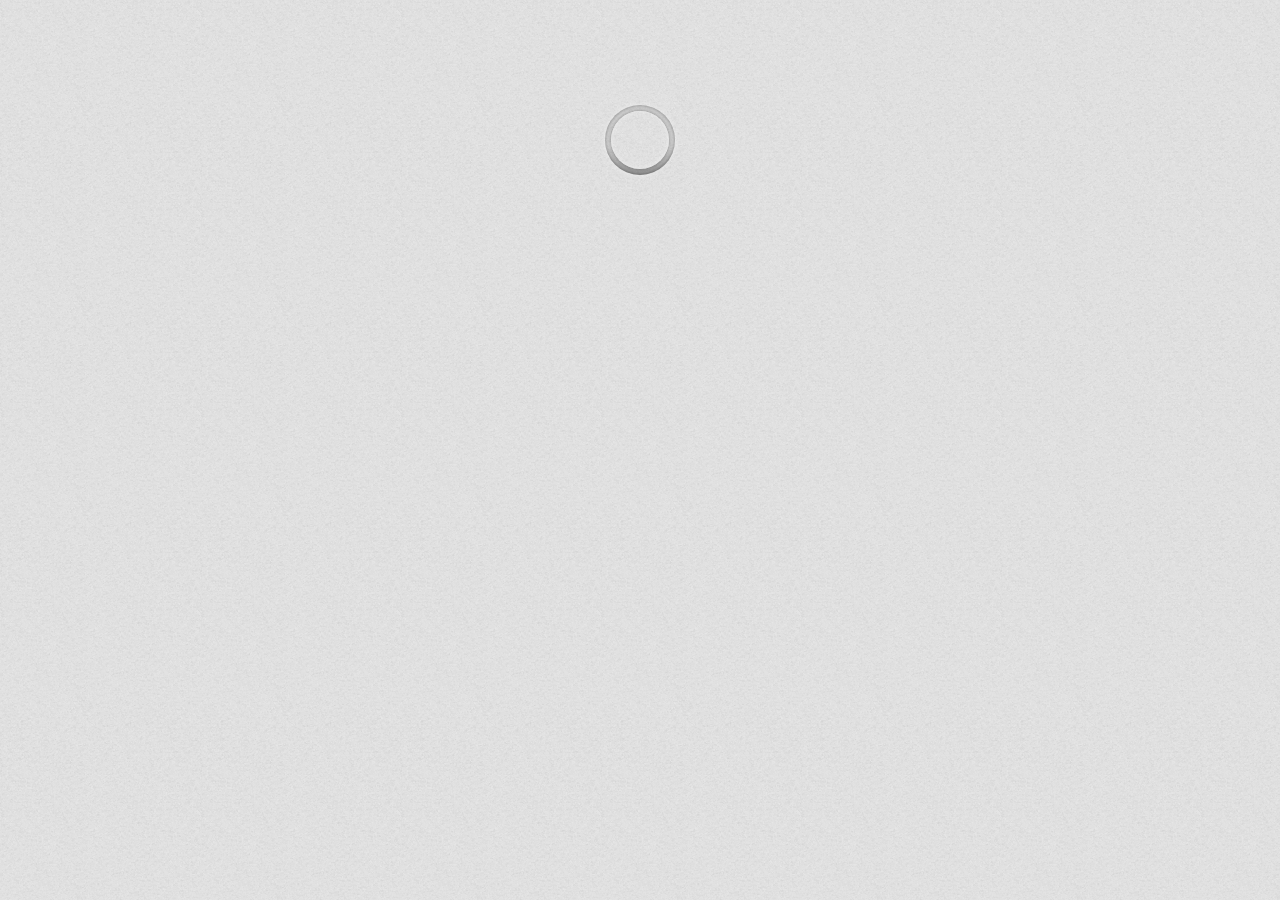
<file: index7.html>
<!DOCTYPE html>
<html lang="tw">
  <head>
    <meta http-equiv="Content-type" content="text/html; charset=utf-8">
    <meta http-equiv="Content-Language" content="zh-tw">
    <title>Youtube Player</title>

    <meta name="robots" content="index,follow">

    <meta property="og:site_name" content="OA's GitHub">
    <meta property="og:type" content="profile">
    <meta property="og:image" content="https://works.ioa.tw/u2/img/og.png">
    <meta property="og:title" content="OA's Youtube">
    <meta property="og:locale" content="zh_TW">
    <meta property="og:description" content="這是一個簡單的製作個人 Youtube 列表，借由輸入 Youtube 影片鏈結而建立一組播放清單，以方便於連貫聽音樂! 並且可以利用鍵盤上的 ↑、↓、←、→ 以及空白鍵 控制播放器! ...">
    <meta property="og:url" content="https://works.ioa.tw/u2/index.html">

    <meta name="description" content="這是一個簡單的製作個人 Youtube 列表，借由輸入 Youtube 影片鏈結而建立一組播放清單，以方便於連貫聽音樂! 並且可以利用鍵盤上的 ↑、↓、←、→ 以及空白鍵 控制播放器! ...">
    <meta name="keywords" content="吳政賢 | OA Wu | OA's Youtube | Youtube API | jQuery | javascript | scss | sass | html | css">
    <meta name="author" content="吳政賢(OA Wu)">

    <link href="static/css/oa-scrollSliderView.css" rel="stylesheet" type="text/css">
    <link href="static/css/oa-button.css" rel="stylesheet" type="text/css">
    <link href="static/css/oa-ripple.css" rel="stylesheet" type="text/css">
    <link href="static/css/oa-jelly.css" rel="stylesheet" type="text/css">
    <link href="static/css/oa-jelly-switch.css" rel="stylesheet" type="text/css">

    <link href="static/css/frame.css" rel="stylesheet" type="text/css">
    <link href="static/css/container.css" rel="stylesheet" type="text/css">

    <script src="static/js/jquery-1.10.2.min1.js" language="javascript" type="text/javascript"></script>
    <script src="static/js/imgLiquid-min.js" language="javascript" type="text/javascript"></script>
    <script src="static/js/underscore-min.js" language="javascript" type="text/javascript"></script>

    <script src="static/js/oa-imgLiquid.js" language="javascript" type="text/javascript"></script>
    <script src="static/js/oa-scrollSliderView.js" language="javascript" type="text/javascript"></script>
    <script src="static/js/oa-jelly.js" language="javascript" type="text/javascript"></script>
    <script src="static/js/oa-ripple.js" language="javascript" type="text/javascript"></script>

    <script src="static/js/frame.js" language="javascript" type="text/javascript"></script>
  </head>
  <body lang="zh-tw">
    <div id='loading'>
      <div class='loading'></div>
    </div>

    <div id="container" class='clearfix'>
      <div class='top clearfix'>
        <div class='left'>
          <div id='player'></div>
        </div>
        <div class='right'>
          <div class='input_bar clearfix'>
            <input type='text' id='input' vale='' placeholder='請輸入要加入的 Youtube 影片網址..' class='input'>
            <button class='oa-btn blue-btn' id='addInput'>確定加入</button>
          </div>

          <div class='switchs clearfix'></div>

          <div class='buttons'>
            <button class='oa-btn blue-btn' id='addPlaybackRate' data-a='加快' data-b='加快' data-n='2'>加快</button>
            <button class='oa-btn blue-btn' id='subPlaybackRate' data-a='減慢' data-b='減慢' data-n='2'>減慢</button>
            <button class='oa-btn blue-btn' id='stop'>播放&暫停 (空白鍵)</button>
            <br>
            <br>
            <button class='oa-btn blue-btn' id='prev'>上首 (←)</button>
            <button class='oa-btn blue-btn' id='next'>下首 (→)</button>
            <button class='oa-btn blue-btn' id='add'>大聲 (↑)</button>
            <button class='oa-btn blue-btn' id='sub'>小聲 (↓)</button>
          </div>
        </div>
      </div>
      <div class='bottom'></div>
    </div>

    <div id="footer" class="oa-footer">
      <div class="oa-footer-desc">
        <div class="oa-footer-split-line"><hr></div>
        <!--div class='oa-footer-content'>OA's Youtube © 2015<br />如有 <u>相關問題</u> 歡迎來信 <b>comdan66@gmail.com</b> 或至 <a href='https://www.facebook.com/comdan66' target='_blank'>作者臉書</a> 留言。</div-->
      </div>
    </div> 
  </body>
</html>
</file>
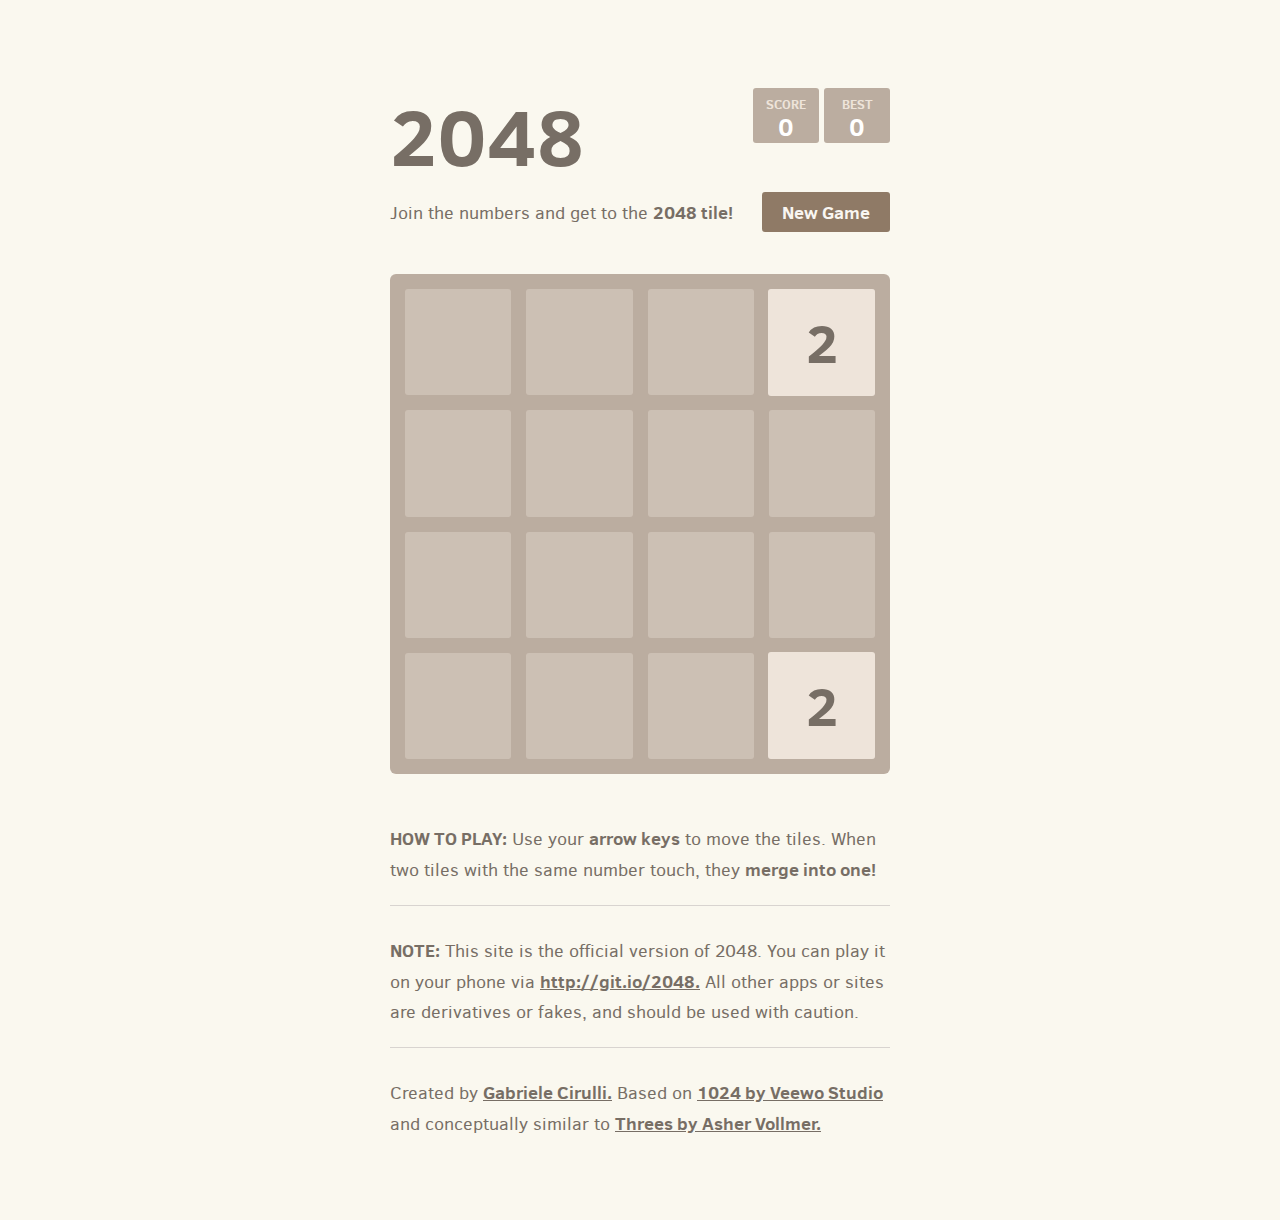
<file: index8.html>
<!DOCTYPE html>
<html>
<head>
  <meta charset="utf-8">
  <title>2048</title>

  <link href="static/css/main.css" rel="stylesheet" type="text/css">
  
  
  <link rel="apple-touch-startup-image" href="meta/apple-touch-startup-image-640x1096.png" media="(device-width: 320px) and (device-height: 568px) and (-webkit-device-pixel-ratio: 2)"> <!-- iPhone 5+ -->
  <link rel="apple-touch-startup-image" href="meta/apple-touch-startup-image-640x920.png" media="(device-width: 320px) and (device-height: 480px) and (-webkit-device-pixel-ratio: 2)"> <!-- iPhone, retina -->
  <meta name="apple-mobile-web-app-capable" content="yes">
  <meta name="apple-mobile-web-app-status-bar-style" content="black">

  <meta name="HandheldFriendly" content="True">
  <meta name="MobileOptimized" content="320">
  <meta name="viewport" content="width=device-width, target-densitydpi=160dpi, initial-scale=1.0, maximum-scale=1, user-scalable=no, minimal-ui">
</head>
<body>
  <div class="container">
    <div class="heading">
      <h1 class="title">2048</h1>
      <div class="scores-container">
        <div class="score-container">0</div>
        <div class="best-container">0</div>
      </div>
    </div>

    <div class="above-game">
      <p class="game-intro">Join the numbers and get to the <strong>2048 tile!</strong></p>
      <a class="restart-button">New Game</a>
    </div>

    <div class="game-container">
      <div class="game-message">
        <p></p>
        <div class="lower">
	        <a class="keep-playing-button">Keep going</a>
          <a class="retry-button">Try again</a>
        </div>
      </div>

      <div class="grid-container">
        <div class="grid-row">
          <div class="grid-cell"></div>
          <div class="grid-cell"></div>
          <div class="grid-cell"></div>
          <div class="grid-cell"></div>
        </div>
        <div class="grid-row">
          <div class="grid-cell"></div>
          <div class="grid-cell"></div>
          <div class="grid-cell"></div>
          <div class="grid-cell"></div>
        </div>
        <div class="grid-row">
          <div class="grid-cell"></div>
          <div class="grid-cell"></div>
          <div class="grid-cell"></div>
          <div class="grid-cell"></div>
        </div>
        <div class="grid-row">
          <div class="grid-cell"></div>
          <div class="grid-cell"></div>
          <div class="grid-cell"></div>
          <div class="grid-cell"></div>
        </div>
      </div>

      <div class="tile-container">

      </div>
    </div>

    <p class="game-explanation">
      <strong class="important">How to play:</strong> Use your <strong>arrow keys</strong> to move the tiles. When two tiles with the same number touch, they <strong>merge into one!</strong>
    </p>
    <hr>
    <p>
    <strong class="important">Note:</strong> This site is the official version of 2048. You can play it on your phone via <a href="javascript:;">http://git.io/2048.</a> All other apps or sites are derivatives or fakes, and should be used with caution.
    </p>
    <hr>
    <p>
    Created by <a href="javascript:;" target="_blank">Gabriele Cirulli.</a> Based on <a href="javascript:;" target="_blank">1024 by Veewo Studio</a> and conceptually similar to <a href="javascript:;" target="_blank">Threes by Asher Vollmer.</a>
    </p>
  </div>

  <script src="static/js/bind_polyfill.js"></script>
  <script src="static/js/classlist_polyfill.js"></script>
  <script src="static/js/animframe_polyfill.js"></script>
  <script src="static/js/keyboard_input_manager.js"></script>
  <script src="static/js/html_actuator.js"></script>
  <script src="static/js/grid.js"></script>
  <script src="static/js/tile.js"></script>
  <script src="static/js/local_storage_manager.js"></script>
  <script src="static/js/game_manager.js"></script>
  <script src="static/js/application.js"></script>
</body>
</html>
</file>
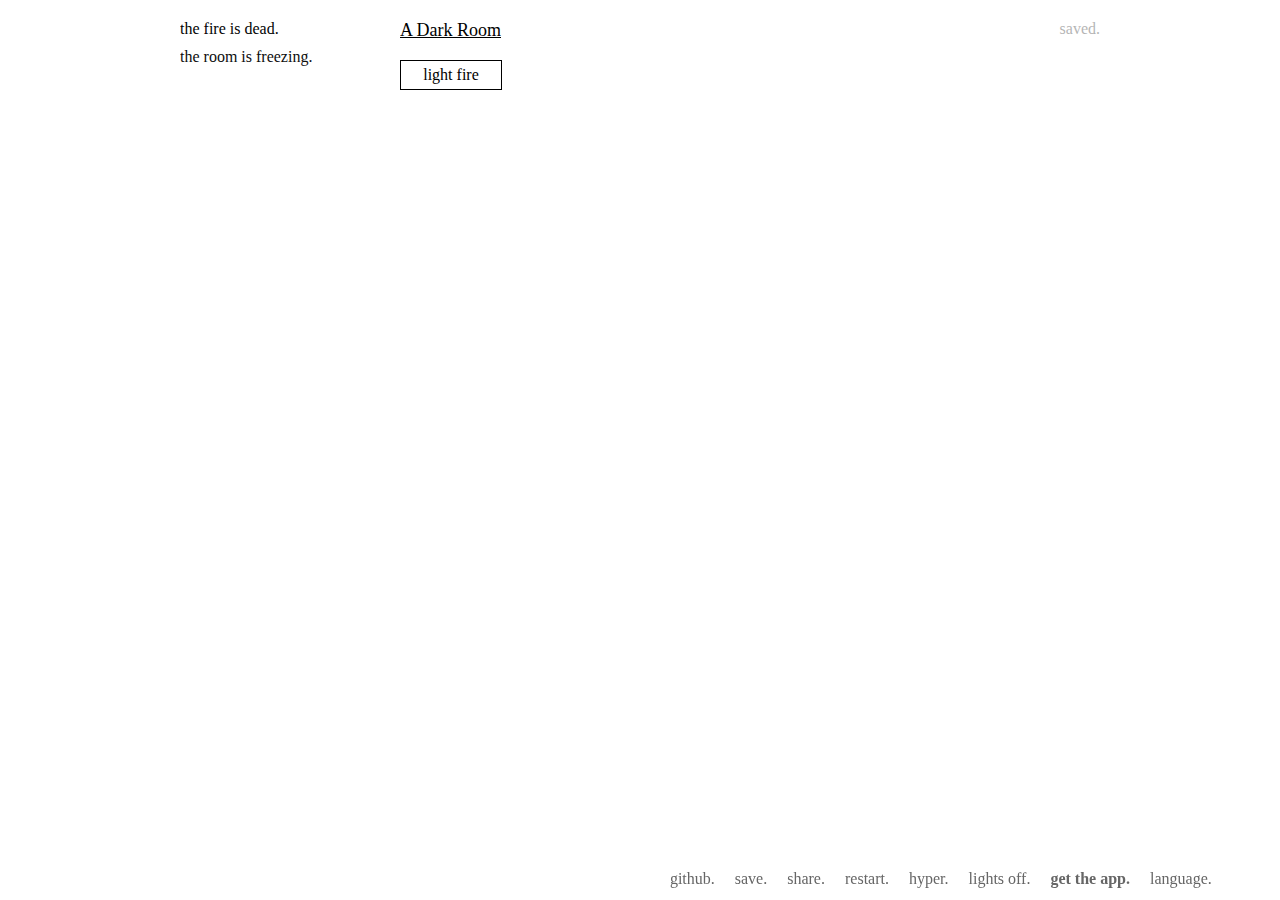
<file: index9.html>
<!DOCTYPE html>
<html itemscope="" itemtype="https://schema.org/CreativeWork">
<head>
	<meta charset="UTF-8">
	<!--  
		A Dark Room (v1.4)
		==================
		
		A minimalist text adventure by Michael Townsend and all his friends.
		Inspired by Candy Box (http://candies.aniwey.net/)
		Contribute on GitHub! (https://github.com/doublespeakgames/adarkroom/)
	-->
	<title>A Dark Room</title>
	<meta itemprop="description" name="description" property="og:description" content="A minimalist text adventure">
	<meta itemprop="image" property="og:image" content="img/adr.png">
	<meta itemprop="name" property="og:title" content="A Dark Room">
	
	<link rel="image_src" href="img/adr.png">
	<script src="static/js/jquery.min.js"></script>
	<script src="https://www.dropbox.com/static/api/dropbox-datastores-1.1-latest.js" type="text/javascript"></script>
	<script>
		if(!window.jQuery) {
			document.write('<script src="lib/jquery.min.js"><\/script>')
		}
	</script>
	<script src="static/js/jquery.color-2.1.2.min.js"></script>
	<script src="static/js/jquery.event.move.js"></script>
	<script src="static/js/jquery.event.swipe.js"></script>
	<script src="static/js/base64.js"></script>
	<script src="static/js/translate.js"></script>
	
	<script src="static/js/langs.js"></script>
	
	<script>
		// try to read "lang" param's from url
		var lang = decodeURIComponent((new RegExp('[?|&]lang=' + '([^&;]+?)(&|#|;|$)').exec(location.search)||[,""])[1].replace(/\+/g, '%20'))||null;
		// if no language requested, try to read it from local storage
		if(!lang){
			try {
				lang = localStorage.lang;
			} catch(e) {}
		}
		// if a language different than english requested, load all translations
		if(lang && lang != 'en'){
			document.write('<script src="lang/'+lang+'/strings.js"><\/script>');
			document.write('<link rel="stylesheet" type="text/css" href="lang/'+lang+'/main.css" \/>');
		}
	</script>
	
	<script src="static/js/Button.js"></script>
	<script src="static/js/engine.js"></script>
	<script src="static/js/state_manager.js"></script>
	<script src="static/js/header.js"></script>
	<script src="static/js/notifications.js"></script>
	<script src="static/js/events.js"></script>
	<script src="static/js/dropbox.js"></script>
	<script src="static/js/room.js"></script>
	<script src="static/js/outside.js"></script>
	<script src="static/js/world.js"></script>
	<script src="static/js/path.js"></script>
	<script src="static/js/ship.js"></script>
	<script src="static/js/space.js"></script>
	<script src="static/js/prestige.js"></script>
	<script src="static/js/scoring.js"></script>
	<!-- Event modules -->
	<script src="static/js/global.js"></script>
	<script src="static/js/room1.js"></script>
	<script src="static/js/outside1.js"></script>
	<script src="static/js/encounters.js"></script>
	<script src="static/js/setpieces.js"></script>
	
	<script type='text/javascript'>
		var oldIE = false;
	</script>
	<!--[if lt IE 9]> 
		<script type="text/javascript">oldIE = true;</script> 
	<![endif]-->
	
	<link rel="stylesheet" type="text/css" href="static/css/main1.css">
	<link rel="stylesheet" type="text/css" href="static/css/room.css">
	<link rel="stylesheet" type="text/css" href="static/css/outside.css">
	<link rel="stylesheet" type="text/css" href="static/css/path.css">
	<link rel="stylesheet" type="text/css" href="static/css/world.css">
	<link rel="stylesheet" type="text/css" href="static/css/ship.css">
	<link rel="stylesheet" type="text/css" href="static/css/space.css">
	
	<script src="static/js/localization.js"></script>
	<!-- Google Analytics -->
	<script>
		(function(i,s,o,g,r,a,m){i['GoogleAnalyticsObject']=r;i[r]=i[r]||function(){
		(i[r].q=i[r].q||[]).push(arguments)},i[r].l=1*new Date();a=s.createElement(o),
		m=s.getElementsByTagName(o)[0];a.async=1;a.src=g;m.parentNode.insertBefore(a,m)
		})(window,document,'script','https://www.google-analytics.com/analytics.js','ga');

		ga('create', 'UA-41314886-1', 'doublespeakgames.com');
		ga('send', 'pageview');
	</script>
	
</head>
<body>
	<div id="wrapper">
		<div id="saveNotify"><script>document.write(_("saved."));</script></div>
		<div id="content">
			<div id="outerSlider">
				<div id="main">
					<div id="header"></div>
				</div>
			</div>
		</div>
	</div>
</body>
</html>
</file>
<file: static/css/oa-scrollSliderView.css>
*.oa-scrollSliderView{position:relative;width:100%;text-align:center;overflow:hidden;filter:progid:DXImageTransform.Microsoft.Alpha(enabled=false);opacity:1;-moz-transition:all 0.3s ease-in-out;-o-transition:all 0.3s ease-in-out;-webkit-transition:all 0.3s ease-in-out;transition:all 0.3s ease-in-out}*.oa-scrollSliderView.oa-scrollSliderView-hide{filter:progid:DXImageTransform.Microsoft.Alpha(Opacity=0);opacity:0}*.oa-scrollSliderView .oa-scrollSliderView-container{position:relative;display:inline-block;margin:0 auto;overflow:hidden;height:100%}*.oa-scrollSliderView .oa-scrollSliderView-container .oa-scrollSliderView-silders{position:absolute;display:inline-block;top:0;left:0;width:10000px;height:100%}*.oa-scrollSliderView .oa-scrollSliderView-container .oa-scrollSliderView-silders .oa-scrollSliderView-silder{position:relative;float:left;display:inline-block;background-color:#fff;-moz-transition:all 0.3s ease-in-out;-o-transition:all 0.3s ease-in-out;-webkit-transition:all 0.3s ease-in-out;transition:all 0.3s ease-in-out}*.oa-scrollSliderView .oa-scrollSliderView-arrow-left,*.oa-scrollSliderView .oa-scrollSliderView-arrow-right{position:absolute;display:inline-block;top:0;height:100%;font-size:45px;color:#777778;cursor:pointer;z-index:1}*.oa-scrollSliderView .oa-scrollSliderView-arrow-left svg,*.oa-scrollSliderView .oa-scrollSliderView-arrow-right svg{vertical-align:baseline;-moz-transform:scale(0.9, 0.9);-ms-transform:scale(0.9, 0.9);-webkit-transform:scale(0.9, 0.9);transform:scale(0.9, 0.9);-moz-transition:all 0.3s ease-out;-o-transition:all 0.3s ease-out;-webkit-transition:all 0.3s ease-out;transition:all 0.3s ease-out}*.oa-scrollSliderView .oa-scrollSliderView-arrow-left svg *,*.oa-scrollSliderView .oa-scrollSliderView-arrow-right svg *{fill:rgba(39,40,34,0.5)}*.oa-scrollSliderView .oa-scrollSliderView-arrow-left:hover svg,*.oa-scrollSliderView .oa-scrollSliderView-arrow-right:hover svg{-moz-transform:scale(1.7, 1.7);-ms-transform:scale(1.7, 1.7);-webkit-transform:scale(1.7, 1.7);transform:scale(1.7, 1.7)}*.oa-scrollSliderView .oa-scrollSliderView-arrow-left:hover svg *,*.oa-scrollSliderView .oa-scrollSliderView-arrow-right:hover svg *{fill:rgba(39,40,34,0.8)}*.oa-scrollSliderView .oa-scrollSliderView-arrow-left:after,*.oa-scrollSliderView .oa-scrollSliderView-arrow-right:after{display:inline-block;width:100%;height:100%;position:absolute;top:0;left:0;content:"";z-index:-2;-moz-box-shadow:0 0 15px rgba(0,0,0,0.6);-webkit-box-shadow:0 0 15px rgba(0,0,0,0.6);box-shadow:0 0 15px rgba(0,0,0,0.6)}*.oa-scrollSliderView .oa-scrollSliderView-arrow-left{left:0;text-shadow:2px 0 3px rgba(0,0,0,0.3)}*.oa-scrollSliderView .oa-scrollSliderView-arrow-left:hover{text-shadow:2px 0 5px rgba(0,0,0,0.5)}*.oa-scrollSliderView .oa-scrollSliderView-arrow-right{right:0;-moz-transition:all 1s ease-out;-o-transition:all 1s ease-out;-webkit-transition:all 1s ease-out;transition:all 1s ease-out}
</file>
<file: static/css/oa-button.css>
*.oa-btn{border:0 solid transparent;color:rgba(255,255,255,0.85);padding:2px 10px 4px 10px;font-size:15px;cursor:pointer;text-decoration:none;margin:0;padding:10px 20px;font-weight:bolder;-moz-border-radius:2px;-webkit-border-radius:2px;border-radius:2px;text-shadow:0 1px 3px rgba(0,0,0,0.3);-moz-box-shadow:inset -1px -1px 2px rgba(0,0,0,0.1),inset 1px 1px 2px rgba(255,255,255,0.1),0 3px 10px rgba(0,0,0,0.16);-webkit-box-shadow:inset -1px -1px 2px rgba(0,0,0,0.1),inset 1px 1px 2px rgba(255,255,255,0.1),0 3px 10px rgba(0,0,0,0.16);box-shadow:inset -1px -1px 2px rgba(0,0,0,0.1),inset 1px 1px 2px rgba(255,255,255,0.1),0 3px 10px rgba(0,0,0,0.16);-moz-transition:box-shadow 0.3s cubic-bezier(0.4, 0, 0.2, 1);-o-transition:box-shadow 0.3s cubic-bezier(0.4, 0, 0.2, 1);-webkit-transition:box-shadow 0.3s cubic-bezier(0.4, 0, 0.2, 1);transition:box-shadow 0.3s cubic-bezier(0.4, 0, 0.2, 1)}*.oa-btn[disabled]{color:rgba(255,255,255,0.75);cursor:not-allowed;text-shadow:none;-moz-box-shadow:none;-webkit-box-shadow:none;box-shadow:none}*.oa-btn[disabled]:hover{color:rgba(255,255,255,0.75);-moz-box-shadow:none;-webkit-box-shadow:none;box-shadow:none;text-shadow:none}*.oa-btn:hover{color:#fff;-moz-box-shadow:inset -1px -1px 2px rgba(0,0,0,0.2),inset 1px 1px 2px rgba(255,255,255,0.2),0 10px 30px rgba(0,0,0,0.19);-webkit-box-shadow:inset -1px -1px 2px rgba(0,0,0,0.2),inset 1px 1px 2px rgba(255,255,255,0.2),0 10px 30px rgba(0,0,0,0.19);box-shadow:inset -1px -1px 2px rgba(0,0,0,0.2),inset 1px 1px 2px rgba(255,255,255,0.2),0 10px 30px rgba(0,0,0,0.19)}*.oa-btn:active{text-shadow:0 1px 3px rgba(0,0,0,0.4);-moz-box-shadow:inset 2px 2px 10px rgba(0,0,0,0.225);-webkit-box-shadow:inset 2px 2px 10px rgba(0,0,0,0.225);box-shadow:inset 2px 2px 10px rgba(0,0,0,0.225);-moz-transition:none;-o-transition:none;-webkit-transition:none;transition:none}*.oa-btn:focus{outline:0}*.oa-btn.red-btn{background-color:#f44336}*.oa-btn.red-btn:hover{background-color:#ea392c}*.oa-btn.red-btn[disabled]{background-color:rgba(254,77,64,0.85)}*.oa-btn.Pink-btn{background-color:#e91e63}*.oa-btn.Pink-btn:hover{background-color:#df1459}*.oa-btn.Pink-btn[disabled]{background-color:rgba(243,40,109,0.85)}*.oa-btn.orange-btn{background-color:#ff9800}*.oa-btn.orange-btn:hover{background-color:#f58e00}*.oa-btn.orange-btn[disabled]{background-color:rgba(255,162,10,0.85)}*.oa-btn.deep-orange-btn{background-color:#ff5722}*.oa-btn.deep-orange-btn:hover{background-color:#f54d18}*.oa-btn.deep-orange-btn[disabled]{background-color:rgba(255,97,44,0.85)}*.oa-btn.yellow-btn{background-color:#ffeb3b}*.oa-btn.yellow-btn:hover{background-color:#f5e131}*.oa-btn.yellow-btn[disabled]{background-color:rgba(255,245,69,0.85)}*.oa-btn.amber-btn{background-color:#ffc107}*.oa-btn.amber-btn:hover{background-color:#f5b700}*.oa-btn.amber-btn[disabled]{background-color:rgba(255,203,17,0.85)}*.oa-btn.light-green-btn{background-color:#8bc34a}*.oa-btn.light-green-btn:hover{background-color:#81b940}*.oa-btn.light-green-btn[disabled]{background-color:rgba(149,205,84,0.85)}*.oa-btn.green-btn{background-color:#4caf50}*.oa-btn.green-btn:hover{background-color:#42a546}*.oa-btn.green-btn[disabled]{background-color:rgba(86,185,90,0.85)}*.oa-btn.lime-btn{background-color:#cddc39}*.oa-btn.lime-btn:hover{background-color:#c3d22f}*.oa-btn.lime-btn[disabled]{background-color:rgba(215,230,67,0.85)}*.oa-btn.teal-btn{background-color:#009688}*.oa-btn.teal-btn:hover{background-color:#008c7e}*.oa-btn.teal-btn[disabled]{background-color:rgba(10,160,146,0.85)}*.oa-btn.blue-btn{background-color:#2196f3}*.oa-btn.blue-btn:hover{background-color:#178ce9}*.oa-btn.blue-btn[disabled]{background-color:rgba(43,160,253,0.85)}*.oa-btn.light-blue-btn{background-color:#03a9f4}*.oa-btn.light-blue-btn:hover{background-color:#009fea}*.oa-btn.light-blue-btn[disabled]{background-color:rgba(13,179,254,0.85)}*.oa-btn.cyan-btn{background-color:#00bcd4}*.oa-btn.cyan-btn:hover{background-color:#00b2ca}*.oa-btn.cyan-btn[disabled]{background-color:rgba(10,198,222,0.85)}*.oa-btn.indigo-btn{background-color:#3f51b5}*.oa-btn.indigo-btn:hover{background-color:#3547ab}*.oa-btn.indigo-btn[disabled]{background-color:rgba(73,91,191,0.85)}*.oa-btn.purple-btn{background-color:#9c27b0}*.oa-btn.purple-btn:hover{background-color:#921da6}*.oa-btn.purple-btn[disabled]{background-color:rgba(166,49,186,0.85)}*.oa-btn.deep-purple-btn{background-color:#673ab7}*.oa-btn.deep-purple-btn:hover{background-color:#5d30ad}*.oa-btn.deep-purple-btn[disabled]{background-color:rgba(113,68,193,0.85)}*.oa-btn.brown-btn{background-color:#795548}*.oa-btn.brown-btn:hover{background-color:#6f4b3e}*.oa-btn.brown-btn[disabled]{background-color:rgba(131,95,82,0.85)}*.oa-btn.gray-btn{background-color:#9e9e9e}*.oa-btn.gray-btn:hover{background-color:#949494}*.oa-btn.gray-btn[disabled]{background-color:rgba(168,168,168,0.85)}*.oa-btn.blue-gray-btn{background-color:#607d8b}*.oa-btn.blue-gray-btn:hover{background-color:#567381}*.oa-btn.blue-gray-btn[disabled]{background-color:rgba(106,135,149,0.85)}*.oa-btn.white-btn{background-color:#c8c8c8}*.oa-btn.white-btn:hover{background-color:#bebebe}*.oa-btn.white-btn[disabled]{background-color:rgba(210,210,210,0.85)}
</file>
<file: static/css/oa-ripple.css>
.oa-ripple{position:relative;display:inline-block;outline:none;cursor:pointer;overflow:hidden}.oa-ripple[disabled]{cursor:not-allowed}.oa-ripple .oa-ripple-effect{position:absolute;background:rgba(0,0,0,0.15);pointer-events:none;-moz-border-radius:50%;-webkit-border-radius:50%;border-radius:50%;-moz-transform:scale(0, 0);-ms-transform:scale(0, 0);-webkit-transform:scale(0, 0);transform:scale(0, 0)}.oa-ripple .oa-ripple-effect.oa-ripple-show{-moz-animation:ripple 0.75s ease-out;-webkit-animation:ripple 0.75s ease-out;animation:ripple 0.75s ease-out}@-moz-keyframes ripple{to{-moz-transform:scale(2, 2);transform:scale(2, 2);opacity:0}}@-webkit-keyframes ripple{to{-webkit-transform:scale(2, 2);transform:scale(2, 2);opacity:0}}@keyframes ripple{to{-moz-transform:scale(2, 2);-ms-transform:scale(2, 2);-webkit-transform:scale(2, 2);transform:scale(2, 2);opacity:0}}
</file>
<file: static/css/oa-jelly.css>
.oa-jelly{position:relative;display:inline-block;outline:none;cursor:pointer;overflow:hidden;-moz-transform:scale(1, 1);-ms-transform:scale(1, 1);-webkit-transform:scale(1, 1);transform:scale(1, 1)}.oa-jelly[disabled]{cursor:not-allowed}.oa-jelly.oa-jelly-effect{-moz-animation:oa-jelly 0.2s ease-out;-webkit-animation:oa-jelly 0.2s ease-out;animation:oa-jelly 0.2s ease-out}@-moz-keyframes oa-jelly{0%{-moz-transform:scale(1, 1);transform:scale(1, 1)}30%{-moz-transform:scale(1.1, 1.1);transform:scale(1.1, 1.1)}80%{-moz-transform:scale(0.9, 0.9);transform:scale(0.9, 0.9)}100%{-moz-transform:scale(1, 1);transform:scale(1, 1)}}@-webkit-keyframes oa-jelly{0%{-webkit-transform:scale(1, 1);transform:scale(1, 1)}30%{-webkit-transform:scale(1.1, 1.1);transform:scale(1.1, 1.1)}80%{-webkit-transform:scale(0.9, 0.9);transform:scale(0.9, 0.9)}100%{-webkit-transform:scale(1, 1);transform:scale(1, 1)}}@keyframes oa-jelly{0%{-moz-transform:scale(1, 1);-ms-transform:scale(1, 1);-webkit-transform:scale(1, 1);transform:scale(1, 1)}30%{-moz-transform:scale(1.1, 1.1);-ms-transform:scale(1.1, 1.1);-webkit-transform:scale(1.1, 1.1);transform:scale(1.1, 1.1)}80%{-moz-transform:scale(0.9, 0.9);-ms-transform:scale(0.9, 0.9);-webkit-transform:scale(0.9, 0.9);transform:scale(0.9, 0.9)}100%{-moz-transform:scale(1, 1);-ms-transform:scale(1, 1);-webkit-transform:scale(1, 1);transform:scale(1, 1)}}
</file>
<file: static/css/oa-jelly-switch.css>
.oa-jelly-switch{position:relative;display:inline-block}.oa-jelly-switch *{vertical-align:middle}.oa-jelly-switch input[type='checkbox']{position:absolute;z-index:1;margin:0;width:50px;height:36px;cursor:pointer;filter:progid:DXImageTransform.Microsoft.Alpha(Opacity=0);opacity:0}.oa-jelly-switch input[type='checkbox'][disabled],.oa-jelly-switch input[type='checkbox'][disabled] *{cursor:not-allowed}.oa-jelly-switch input[type='checkbox'][disabled] ~ .swh-check:after{-moz-box-shadow:inset -1px -1px 1px rgba(0,0,0,0.1),inset 1px 1px 1px rgba(255,255,255,0.1);-webkit-box-shadow:inset -1px -1px 1px rgba(0,0,0,0.1),inset 1px 1px 1px rgba(255,255,255,0.1);box-shadow:inset -1px -1px 1px rgba(0,0,0,0.1),inset 1px 1px 1px rgba(255,255,255,0.1)}.oa-jelly-switch input[type='checkbox'] ~ .swh-check{pointer-events:none;position:relative;display:inline-block;z-index:0;width:50px;height:36px;cursor:pointer;pointer-events:none;-moz-box-sizing:border-box;-webkit-box-sizing:border-box;box-sizing:border-box;-moz-transition:all 0.5s cubic-bezier(0.375, -0.6, 0, 1.52);-o-transition:all 0.5s cubic-bezier(0.375, -0.6, 0, 1.52);-webkit-transition:all 0.5s cubic-bezier(0.375, -0.6, 0, 1.52);transition:all 0.5s cubic-bezier(0.375, -0.6, 0, 1.52)}.oa-jelly-switch input[type='checkbox'] ~ .swh-check:before,.oa-jelly-switch input[type='checkbox'] ~ .swh-check:after{-moz-box-sizing:border-box;-webkit-box-sizing:border-box;box-sizing:border-box}.oa-jelly-switch input[type='checkbox'] ~ .swh-check:before{content:"";position:absolute;top:calc(50% - 5px);left:0;display:inline-block;margin:0;pointer-events:none;width:100%;height:10px;-moz-border-radius:10px;-webkit-border-radius:10px;border-radius:10px;-moz-box-shadow:inset 1px 1px 2px rgba(0,0,0,0.175);-webkit-box-shadow:inset 1px 1px 2px rgba(0,0,0,0.175);box-shadow:inset 1px 1px 2px rgba(0,0,0,0.175)}.oa-jelly-switch input[type='checkbox'] ~ .swh-check:after{content:"";position:absolute;top:calc(50% - 10px);left:0;display:inline-block;margin:0;pointer-events:none;width:20px;height:20px;background-color:rgba(192,192,192,0.85);-moz-box-shadow:inset -1px -1px 1px rgba(0,0,0,0.2),inset 1px 1px 1px rgba(255,255,255,0.2),1px 1px 2px rgba(0,0,0,0.275);-webkit-box-shadow:inset -1px -1px 1px rgba(0,0,0,0.2),inset 1px 1px 1px rgba(255,255,255,0.2),1px 1px 2px rgba(0,0,0,0.275);box-shadow:inset -1px -1px 1px rgba(0,0,0,0.2),inset 1px 1px 1px rgba(255,255,255,0.2),1px 1px 2px rgba(0,0,0,0.275);-moz-border-radius:50%;-webkit-border-radius:50%;border-radius:50%;-moz-transition:all 0.5s cubic-bezier(0.25, 2, 0.69, 0.66);-o-transition:all 0.5s cubic-bezier(0.25, 2, 0.69, 0.66);-webkit-transition:all 0.5s cubic-bezier(0.25, 2, 0.69, 0.66);transition:all 0.5s cubic-bezier(0.25, 2, 0.69, 0.66)}.oa-jelly-switch input[type='checkbox']:checked ~ .swh-check:after{left:30px}.oa-jelly-switch.swh-full input[type='checkbox'] ~ .swh-check:before{top:calc(50% - 10px);height:20px}.oa-jelly-switch.swh-full input[type='checkbox'] ~ .swh-check:after{left:0;-moz-box-shadow:inset -1px -1px 1px rgba(0,0,0,0.2),inset 1px 1px 1px rgba(255,255,255,0.2);-webkit-box-shadow:inset -1px -1px 1px rgba(0,0,0,0.2),inset 1px 1px 1px rgba(255,255,255,0.2);box-shadow:inset -1px -1px 1px rgba(0,0,0,0.2),inset 1px 1px 1px rgba(255,255,255,0.2)}.oa-jelly-switch.swh-full input[type='checkbox']:checked ~ .swh-check:after{left:30px}.oa-jelly-switch.red-swh input[type='checkbox'][disabled] ~ .swh-check:before{background-color:rgba(255,122,109,0.2)}.oa-jelly-switch.red-swh input[type='checkbox'][disabled] ~ .swh-check:after{background-color:rgba(255,152,139,0.9)}.oa-jelly-switch.red-swh input[type='checkbox']:checked ~ .swh-check:before{background-color:rgba(255,92,79,0.8)}.oa-jelly-switch.red-swh input[type='checkbox']:checked ~ .swh-check:after{background-color:#db2a1d}.oa-jelly-switch.red-swh input[type='checkbox'] ~ .swh-check:before{background-color:rgba(255,142,129,0.8)}.oa-jelly-switch.red-swh input[type='checkbox'] ~ .swh-check:after{background-color:#ff5c4f}.oa-jelly-switch.Pink-swh input[type='checkbox'][disabled] ~ .swh-check:before{background-color:rgba(255,85,154,0.2)}.oa-jelly-switch.Pink-swh input[type='checkbox'][disabled] ~ .swh-check:after{background-color:rgba(255,115,184,0.9)}.oa-jelly-switch.Pink-swh input[type='checkbox']:checked ~ .swh-check:before{background-color:rgba(255,55,124,0.8)}.oa-jelly-switch.Pink-swh input[type='checkbox']:checked ~ .swh-check:after{background-color:#d0054a}.oa-jelly-switch.Pink-swh input[type='checkbox'] ~ .swh-check:before{background-color:rgba(255,105,174,0.8)}.oa-jelly-switch.Pink-swh input[type='checkbox'] ~ .swh-check:after{background-color:#ff377c}.oa-jelly-switch.orange-swh input[type='checkbox'][disabled] ~ .swh-check:before{background-color:rgba(255,207,55,0.2)}.oa-jelly-switch.orange-swh input[type='checkbox'][disabled] ~ .swh-check:after{background-color:rgba(255,237,85,0.9)}.oa-jelly-switch.orange-swh input[type='checkbox']:checked ~ .swh-check:before{background-color:rgba(255,177,25,0.8)}.oa-jelly-switch.orange-swh input[type='checkbox']:checked ~ .swh-check:after{background-color:#e67f00}.oa-jelly-switch.orange-swh input[type='checkbox'] ~ .swh-check:before{background-color:rgba(255,227,75,0.8)}.oa-jelly-switch.orange-swh input[type='checkbox'] ~ .swh-check:after{background-color:#ffb119}.oa-jelly-switch.deep-orange-swh input[type='checkbox'][disabled] ~ .swh-check:before{background-color:rgba(255,142,89,0.2)}.oa-jelly-switch.deep-orange-swh input[type='checkbox'][disabled] ~ .swh-check:after{background-color:rgba(255,172,119,0.9)}.oa-jelly-switch.deep-orange-swh input[type='checkbox']:checked ~ .swh-check:before{background-color:rgba(255,112,59,0.8)}.oa-jelly-switch.deep-orange-swh input[type='checkbox']:checked ~ .swh-check:after{background-color:#e63e09}.oa-jelly-switch.deep-orange-swh input[type='checkbox'] ~ .swh-check:before{background-color:rgba(255,162,109,0.8)}.oa-jelly-switch.deep-orange-swh input[type='checkbox'] ~ .swh-check:after{background-color:#ff703b}.oa-jelly-switch.yellow-swh input[type='checkbox'][disabled] ~ .swh-check:before{background-color:rgba(255,255,114,0.2)}.oa-jelly-switch.yellow-swh input[type='checkbox'][disabled] ~ .swh-check:after{background-color:rgba(255,255,144,0.9)}.oa-jelly-switch.yellow-swh input[type='checkbox']:checked ~ .swh-check:before{background-color:rgba(255,255,84,0.8)}.oa-jelly-switch.yellow-swh input[type='checkbox']:checked ~ .swh-check:after{background-color:#e6d222}.oa-jelly-switch.yellow-swh input[type='checkbox'] ~ .swh-check:before{background-color:rgba(255,255,134,0.8)}.oa-jelly-switch.yellow-swh input[type='checkbox'] ~ .swh-check:after{background-color:#ffff54}.oa-jelly-switch.amber-swh input[type='checkbox'][disabled] ~ .swh-check:before{background-color:rgba(255,248,62,0.2)}.oa-jelly-switch.amber-swh input[type='checkbox'][disabled] ~ .swh-check:after{background-color:rgba(255,255,92,0.9)}.oa-jelly-switch.amber-swh input[type='checkbox']:checked ~ .swh-check:before{background-color:rgba(255,218,32,0.8)}.oa-jelly-switch.amber-swh input[type='checkbox']:checked ~ .swh-check:after{background-color:#e6a800}.oa-jelly-switch.amber-swh input[type='checkbox'] ~ .swh-check:before{background-color:rgba(255,255,82,0.8)}.oa-jelly-switch.amber-swh input[type='checkbox'] ~ .swh-check:after{background-color:#ffda20}.oa-jelly-switch.light-green-swh input[type='checkbox'][disabled] ~ .swh-check:before{background-color:rgba(194,250,129,0.2)}.oa-jelly-switch.light-green-swh input[type='checkbox'][disabled] ~ .swh-check:after{background-color:rgba(244,255,159,0.9)}.oa-jelly-switch.light-green-swh input[type='checkbox']:checked ~ .swh-check:before{background-color:rgba(164,220,99,0.8)}.oa-jelly-switch.light-green-swh input[type='checkbox']:checked ~ .swh-check:after{background-color:#72aa31}.oa-jelly-switch.light-green-swh input[type='checkbox'] ~ .swh-check:before{background-color:rgba(214,255,149,0.8)}.oa-jelly-switch.light-green-swh input[type='checkbox'] ~ .swh-check:after{background-color:#a4dc63}.oa-jelly-switch.green-swh input[type='checkbox'][disabled] ~ .swh-check:before{background-color:rgba(131,230,135,0.2)}.oa-jelly-switch.green-swh input[type='checkbox'][disabled] ~ .swh-check:after{background-color:rgba(181,255,165,0.9)}.oa-jelly-switch.green-swh input[type='checkbox']:checked ~ .swh-check:before{background-color:rgba(101,200,105,0.8)}.oa-jelly-switch.green-swh input[type='checkbox']:checked ~ .swh-check:after{background-color:#339637}.oa-jelly-switch.green-swh input[type='checkbox'] ~ .swh-check:before{background-color:rgba(151,250,155,0.8)}.oa-jelly-switch.green-swh input[type='checkbox'] ~ .swh-check:after{background-color:#65c869}.oa-jelly-switch.lime-swh input[type='checkbox'][disabled] ~ .swh-check:before{background-color:rgba(255,255,112,0.2)}.oa-jelly-switch.lime-swh input[type='checkbox'][disabled] ~ .swh-check:after{background-color:rgba(255,255,142,0.9)}.oa-jelly-switch.lime-swh input[type='checkbox']:checked ~ .swh-check:before{background-color:rgba(230,245,82,0.8)}.oa-jelly-switch.lime-swh input[type='checkbox']:checked ~ .swh-check:after{background-color:#b4c320}.oa-jelly-switch.lime-swh input[type='checkbox'] ~ .swh-check:before{background-color:rgba(255,255,132,0.8)}.oa-jelly-switch.lime-swh input[type='checkbox'] ~ .swh-check:after{background-color:#e6f552}.oa-jelly-switch.teal-swh input[type='checkbox'][disabled] ~ .swh-check:before{background-color:rgba(55,205,191,0.2)}.oa-jelly-switch.teal-swh input[type='checkbox'][disabled] ~ .swh-check:after{background-color:rgba(105,235,221,0.9)}.oa-jelly-switch.teal-swh input[type='checkbox']:checked ~ .swh-check:before{background-color:rgba(25,175,161,0.8)}.oa-jelly-switch.teal-swh input[type='checkbox']:checked ~ .swh-check:after{background-color:#007d6f}.oa-jelly-switch.teal-swh input[type='checkbox'] ~ .swh-check:before{background-color:rgba(75,225,211,0.8)}.oa-jelly-switch.teal-swh input[type='checkbox'] ~ .swh-check:after{background-color:#19afa1}.oa-jelly-switch.blue-swh input[type='checkbox'][disabled] ~ .swh-check:before{background-color:rgba(88,205,255,0.2)}.oa-jelly-switch.blue-swh input[type='checkbox'][disabled] ~ .swh-check:after{background-color:rgba(138,235,255,0.9)}.oa-jelly-switch.blue-swh input[type='checkbox']:checked ~ .swh-check:before{background-color:rgba(58,175,255,0.8)}.oa-jelly-switch.blue-swh input[type='checkbox']:checked ~ .swh-check:after{background-color:#087dda}.oa-jelly-switch.blue-swh input[type='checkbox'] ~ .swh-check:before{background-color:rgba(108,225,255,0.8)}.oa-jelly-switch.blue-swh input[type='checkbox'] ~ .swh-check:after{background-color:#3aafff}.oa-jelly-switch.light-blue-swh input[type='checkbox'][disabled] ~ .swh-check:before{background-color:rgba(58,224,255,0.2)}.oa-jelly-switch.light-blue-swh input[type='checkbox'][disabled] ~ .swh-check:after{background-color:rgba(108,254,255,0.9)}.oa-jelly-switch.light-blue-swh input[type='checkbox']:checked ~ .swh-check:before{background-color:rgba(28,194,255,0.8)}.oa-jelly-switch.light-blue-swh input[type='checkbox']:checked ~ .swh-check:after{background-color:#0090db}.oa-jelly-switch.light-blue-swh input[type='checkbox'] ~ .swh-check:before{background-color:rgba(78,244,255,0.8)}.oa-jelly-switch.light-blue-swh input[type='checkbox'] ~ .swh-check:after{background-color:#1cc2ff}.oa-jelly-switch.cyan-swh input[type='checkbox'][disabled] ~ .swh-check:before{background-color:rgba(55,243,255,0.2)}.oa-jelly-switch.cyan-swh input[type='checkbox'][disabled] ~ .swh-check:after{background-color:rgba(105,255,255,0.9)}.oa-jelly-switch.cyan-swh input[type='checkbox']:checked ~ .swh-check:before{background-color:rgba(25,213,237,0.8)}.oa-jelly-switch.cyan-swh input[type='checkbox']:checked ~ .swh-check:after{background-color:#00a3bb}.oa-jelly-switch.cyan-swh input[type='checkbox'] ~ .swh-check:before{background-color:rgba(75,255,255,0.8)}.oa-jelly-switch.cyan-swh input[type='checkbox'] ~ .swh-check:after{background-color:#19d5ed}.oa-jelly-switch.indigo-swh input[type='checkbox'][disabled] ~ .swh-check:before{background-color:rgba(118,136,236,0.2)}.oa-jelly-switch.indigo-swh input[type='checkbox'][disabled] ~ .swh-check:after{background-color:rgba(168,166,255,0.9)}.oa-jelly-switch.indigo-swh input[type='checkbox']:checked ~ .swh-check:before{background-color:rgba(88,106,206,0.8)}.oa-jelly-switch.indigo-swh input[type='checkbox']:checked ~ .swh-check:after{background-color:#26389c}.oa-jelly-switch.indigo-swh input[type='checkbox'] ~ .swh-check:before{background-color:rgba(138,156,255,0.8)}.oa-jelly-switch.indigo-swh input[type='checkbox'] ~ .swh-check:after{background-color:#586ace}.oa-jelly-switch.purple-swh input[type='checkbox'][disabled] ~ .swh-check:before{background-color:rgba(211,94,231,0.2)}.oa-jelly-switch.purple-swh input[type='checkbox'][disabled] ~ .swh-check:after{background-color:rgba(255,124,255,0.9)}.oa-jelly-switch.purple-swh input[type='checkbox']:checked ~ .swh-check:before{background-color:rgba(181,64,201,0.8)}.oa-jelly-switch.purple-swh input[type='checkbox']:checked ~ .swh-check:after{background-color:#830e97}.oa-jelly-switch.purple-swh input[type='checkbox'] ~ .swh-check:before{background-color:rgba(231,114,251,0.8)}.oa-jelly-switch.purple-swh input[type='checkbox'] ~ .swh-check:after{background-color:#b540c9}.oa-jelly-switch.deep-purple-swh input[type='checkbox'][disabled] ~ .swh-check:before{background-color:rgba(158,113,238,0.2)}.oa-jelly-switch.deep-purple-swh input[type='checkbox'][disabled] ~ .swh-check:after{background-color:rgba(208,143,255,0.9)}.oa-jelly-switch.deep-purple-swh input[type='checkbox']:checked ~ .swh-check:before{background-color:rgba(128,83,208,0.8)}.oa-jelly-switch.deep-purple-swh input[type='checkbox']:checked ~ .swh-check:after{background-color:#4e219e}.oa-jelly-switch.deep-purple-swh input[type='checkbox'] ~ .swh-check:before{background-color:rgba(178,133,255,0.8)}.oa-jelly-switch.deep-purple-swh input[type='checkbox'] ~ .swh-check:after{background-color:#8053d0}.oa-jelly-switch.brown-swh input[type='checkbox'][disabled] ~ .swh-check:before{background-color:rgba(176,140,127,0.2)}.oa-jelly-switch.brown-swh input[type='checkbox'][disabled] ~ .swh-check:after{background-color:rgba(226,170,157,0.9)}.oa-jelly-switch.brown-swh input[type='checkbox']:checked ~ .swh-check:before{background-color:rgba(146,110,97,0.8)}.oa-jelly-switch.brown-swh input[type='checkbox']:checked ~ .swh-check:after{background-color:#603c2f}.oa-jelly-switch.brown-swh input[type='checkbox'] ~ .swh-check:before{background-color:rgba(196,160,147,0.8)}.oa-jelly-switch.brown-swh input[type='checkbox'] ~ .swh-check:after{background-color:#926e61}.oa-jelly-switch.gray-swh input[type='checkbox'][disabled] ~ .swh-check:before{background-color:rgba(213,213,213,0.2)}.oa-jelly-switch.gray-swh input[type='checkbox'][disabled] ~ .swh-check:after{background-color:rgba(255,243,243,0.9)}.oa-jelly-switch.gray-swh input[type='checkbox']:checked ~ .swh-check:before{background-color:rgba(183,183,183,0.8)}.oa-jelly-switch.gray-swh input[type='checkbox']:checked ~ .swh-check:after{background-color:#858585}.oa-jelly-switch.gray-swh input[type='checkbox'] ~ .swh-check:before{background-color:rgba(233,233,233,0.8)}.oa-jelly-switch.gray-swh input[type='checkbox'] ~ .swh-check:after{background-color:#b7b7b7}.oa-jelly-switch.blue-gray-swh input[type='checkbox'][disabled] ~ .swh-check:before{background-color:rgba(151,180,194,0.2)}.oa-jelly-switch.blue-gray-swh input[type='checkbox'][disabled] ~ .swh-check:after{background-color:rgba(201,210,224,0.9)}.oa-jelly-switch.blue-gray-swh input[type='checkbox']:checked ~ .swh-check:before{background-color:rgba(121,150,164,0.8)}.oa-jelly-switch.blue-gray-swh input[type='checkbox']:checked ~ .swh-check:after{background-color:#476472}.oa-jelly-switch.blue-gray-swh input[type='checkbox'] ~ .swh-check:before{background-color:rgba(171,200,214,0.8)}.oa-jelly-switch.blue-gray-swh input[type='checkbox'] ~ .swh-check:after{background-color:#7996a4}.oa-jelly-switch.white-swh input[type='checkbox'][disabled] ~ .swh-check:before{background-color:rgba(255,255,255,0.2)}.oa-jelly-switch.white-swh input[type='checkbox'][disabled] ~ .swh-check:after{background-color:rgba(255,255,255,0.9)}.oa-jelly-switch.white-swh input[type='checkbox']:checked ~ .swh-check:before{background-color:rgba(225,225,225,0.8)}.oa-jelly-switch.white-swh input[type='checkbox']:checked ~ .swh-check:after{background-color:#afafaf}.oa-jelly-switch.white-swh input[type='checkbox'] ~ .swh-check:before{background-color:rgba(255,255,255,0.8)}.oa-jelly-switch.white-swh input[type='checkbox'] ~ .swh-check:after{background-color:#e1e1e1}
</file>
<file: static/css/frame.css>
@font-face{font-family:"Josefin Sans";src:url('http://wtool.org/u2/font/josefin_sans/JosefinSans-Bold.ttf?1465886643') format('truetype')}@font-face{font-family:"Monaco";src:url('http://wtool.org/u2/font/monaco/monaco.ttf?1465886643') format('truetype'),url('http://wtool.org/u2/font/monaco/monaco.otf?1465886643') format('opentype')}*{vertical-align:top;-webkit-font-smoothing:antialiased;-moz-font-smoothing:antialiased;-ms-font-smoothing:antialiased;-o-font-smoothing:antialiased;-moz-osx-font-smoothing:antialiased}*::-moz-selection{color:#edeff4;background-color:#96b4e6}*::selection{color:#edeff4;background-color:#96b4e6}*,*:after,*:before{-moz-box-sizing:border-box;-webkit-box-sizing:border-box;box-sizing:border-box}a{color:rgba(42,90,149,0.7);font-weight:bold;-moz-transition:all 0.3s;-o-transition:all 0.3s;-webkit-transition:all 0.3s;transition:all 0.3s}a:hover{color:rgba(12,65,109,0.85)}*.clearfix{*zoom:1}*.clearfix:after{display:table;content:"";line-height:0;clear:both}*.loading{position:relative;display:inline-block;width:70px;height:70px;margin:auto;margin-top:5px;-moz-border-radius:50%;-webkit-border-radius:50%;border-radius:50%;-moz-box-shadow:inset 0 0 5px rgba(68,68,68,0.7),0 0 5px rgba(255,255,255,0.475);-webkit-box-shadow:inset 0 0 5px rgba(68,68,68,0.7),0 0 5px rgba(255,255,255,0.475);box-shadow:inset 0 0 5px rgba(68,68,68,0.7),0 0 5px rgba(255,255,255,0.475)}*.loading:before{content:"";position:absolute;display:inline-block;margin:auto;width:100%;height:100%;top:0;left:0;-moz-border-radius:50%;-webkit-border-radius:50%;border-radius:50%;-moz-animation:spin 0.5s infinite linear;-webkit-animation:spin 0.5s infinite linear;animation:spin 0.5s infinite linear;background-image:url('[data-uri]');background-size:100%;background-image:-webkit-gradient(linear, 50% 0%, 50% 100%, color-stop(60%, rgba(0,0,0,0)),color-stop(100%, rgba(0,0,0,0.3)));background-image:-moz-linear-gradient(rgba(0,0,0,0) 60%,rgba(0,0,0,0.3) 100%);background-image:-webkit-linear-gradient(rgba(0,0,0,0) 60%,rgba(0,0,0,0.3) 100%);background-image:linear-gradient(rgba(0,0,0,0) 60%,rgba(0,0,0,0.3) 100%)}*.loading:after{content:"";position:absolute;display:inline-block;margin:auto;width:calc(100% - 6px * 2);height:calc(100% - 6px * 2);top:6px;left:6px;background:url([data-uri]);-moz-border-radius:50%;-webkit-border-radius:50%;border-radius:50%;-moz-box-shadow:0 0 5px rgba(68,68,68,0.7),inset 0 0 5px rgba(255,255,255,0.475);-webkit-box-shadow:0 0 5px rgba(68,68,68,0.7),inset 0 0 5px rgba(255,255,255,0.475);box-shadow:0 0 5px rgba(68,68,68,0.7),inset 0 0 5px rgba(255,255,255,0.475)}@-moz-keyframes spin{to{-moz-transform:rotate(360deg);transform:rotate(360deg)}}@-webkit-keyframes spin{to{-webkit-transform:rotate(360deg);transform:rotate(360deg)}}@keyframes spin{to{-moz-transform:rotate(360deg);-ms-transform:rotate(360deg);-webkit-transform:rotate(360deg);transform:rotate(360deg)}}html{height:100%}html body{position:relative;display:inline-block;text-align:center;margin:0;width:100%;height:100%;font-size:medium;font-family:"Josefin Sans" Monaco;background:#e9eaed url([data-uri]);color:rgba(50,50,50,0.7);-webkit-font-smoothing:antialiased;-moz-font-smoothing:antialiased;-ms-font-smoothing:antialiased;-o-font-smoothing:antialiased;-moz-osx-font-smoothing:antialiased;-moz-box-shadow:none;-webkit-box-shadow:none;box-shadow:none}html body:before{content:"";position:fixed;top:-10px;left:0;width:100%;height:10px;z-index:100}html body #loading{position:fixed;top:0;left:0;width:100%;height:100%;padding-top:100px;background:#e9eaed url([data-uri]);z-index:999999}html body #container{position:relative;display:inline-block;margin:20px auto 0 auto;text-align:left;width:960px}html body #footer.oa-footer{margin:50px auto;width:960px}html body #footer.oa-footer .oa-footer-desc{position:relative;text-align:center}html body #footer.oa-footer .oa-footer-desc .oa-footer-split-line{position:absolute;top:50%;z-index:-1;width:100%;height:2px;filter:progid:DXImageTransform.Microsoft.Alpha(Opacity=60);opacity:0.6}html body #footer.oa-footer .oa-footer-desc .oa-footer-split-line hr{margin-top:0}html body #footer.oa-footer .oa-footer-desc .oa-footer-content{background-color:#e9eaed;display:inline-block;margin:0 auto;padding:5px 10px;background:#e9eaed url([data-uri]);line-height:20px}html body #footer.oa-footer .oa-footer-desc .oa-footer-content b{color:rgba(50,50,50,0.9);font-weight:normal}html body #footer.oa-footer .oa-footer-desc .oa-footer-content a{font-weight:bold}
</file>
<file: static/css/container.css>
html body #container .top .left,html body #container .top .right{float:left;width:calc(100% - 450px)}html body #container .top .left{width:450px;margin-bottom:20px}html body #container .top .right .input_bar{margin-top:20px;padding:10px}html body #container .top .right .input_bar input.input{float:left;width:calc(100% - 110px);outline:0;padding:10px}html body #container .top .right .input_bar .oa-btn{float:right;width:100px;padding:10px 8px;margin-top:2px}html body #container .top .right .switchs{text-align:center;margin:20px auto}html body #container .top .right .switchs .oa-jelly-switch{margin:5px}html body #container .top .right .switchs .oa-jelly-switch label{cursor:pointer}html body #container .top .right .buttons{text-align:center;margin:20px auto}html body #container .top .right .buttons button{margin:auto 5px}html body #container .top .left{text-align:center}html body #container .top .left #player{width:430px;height:241.875px;border:1px solid rgba(163,163,163,0.8);margin:auto}html body #container .bottom{padding-top:20px;border-top:1px solid rgba(163,163,163,0.8)}html body #container .bottom .silder{filter:progid:DXImageTransform.Microsoft.Alpha(Opacity=70);opacity:0.7}html body #container .bottom .silder.active{border:2px solid #272822;filter:progid:DXImageTransform.Microsoft.Alpha(enabled=false);opacity:1;-moz-transform:scale(1.2, 1.2);-ms-transform:scale(1.2, 1.2);-webkit-transform:scale(1.2, 1.2);transform:scale(1.2, 1.2)}html body #container .bottom .delete{position:absolute;top:0;right:0;display:inline-block;width:20px;height:20px;border:2px solid #e9eaed;border-top:0;border-right:0;background-color:rgba(25,25,25,0.7);color:#aaa;text-align:center;cursor:pointer;-moz-border-radius:0 0 0 4px;-webkit-border-radius:0;border-radius:0 0 0 4px;-moz-transition:all 0.3s;-o-transition:all 0.3s;-webkit-transition:all 0.3s;transition:all 0.3s}html body #container .bottom .delete:hover{color:#fff;background-color:#191919}
</file>
<file: static/css/main.css>
@import url(clear-sans.css);
html, body {
  margin: 0;
  padding: 0;
  background: #faf8ef;
  color: #776e65;
  font-family: "Clear Sans", "Helvetica Neue", Arial, sans-serif;
  font-size: 18px; }

body {
  margin: 80px 0; }

.heading:after {
  content: "";
  display: block;
  clear: both; }

h1.title {
  font-size: 80px;
  font-weight: bold;
  margin: 0;
  display: block;
  float: left; }

@-webkit-keyframes move-up {
  0% {
    top: 25px;
    opacity: 1; }

  100% {
    top: -50px;
    opacity: 0; } }
@-moz-keyframes move-up {
  0% {
    top: 25px;
    opacity: 1; }

  100% {
    top: -50px;
    opacity: 0; } }
@keyframes move-up {
  0% {
    top: 25px;
    opacity: 1; }

  100% {
    top: -50px;
    opacity: 0; } }
.scores-container {
  float: right;
  text-align: right; }

.score-container, .best-container {
  position: relative;
  display: inline-block;
  background: #bbada0;
  padding: 15px 25px;
  font-size: 25px;
  height: 25px;
  line-height: 47px;
  font-weight: bold;
  border-radius: 3px;
  color: white;
  margin-top: 8px;
  text-align: center; }
  .score-container:after, .best-container:after {
    position: absolute;
    width: 100%;
    top: 10px;
    left: 0;
    text-transform: uppercase;
    font-size: 13px;
    line-height: 13px;
    text-align: center;
    color: #eee4da; }
  .score-container .score-addition, .best-container .score-addition {
    position: absolute;
    right: 30px;
    color: red;
    font-size: 25px;
    line-height: 25px;
    font-weight: bold;
    color: rgba(119, 110, 101, 0.9);
    z-index: 100;
    -webkit-animation: move-up 600ms ease-in;
    -moz-animation: move-up 600ms ease-in;
    animation: move-up 600ms ease-in;
    -webkit-animation-fill-mode: both;
    -moz-animation-fill-mode: both;
    animation-fill-mode: both; }

.score-container:after {
  content: "Score"; }

.best-container:after {
  content: "Best"; }

p {
  margin-top: 0;
  margin-bottom: 10px;
  line-height: 1.65; }

a {
  color: #776e65;
  font-weight: bold;
  text-decoration: underline;
  cursor: pointer; }

strong.important {
  text-transform: uppercase; }

hr {
  border: none;
  border-bottom: 1px solid #d8d4d0;
  margin-top: 20px;
  margin-bottom: 30px; }

.container {
  width: 500px;
  margin: 0 auto; }

@-webkit-keyframes fade-in {
  0% {
    opacity: 0; }

  100% {
    opacity: 1; } }
@-moz-keyframes fade-in {
  0% {
    opacity: 0; }

  100% {
    opacity: 1; } }
@keyframes fade-in {
  0% {
    opacity: 0; }

  100% {
    opacity: 1; } }
.game-container {
  margin-top: 40px;
  position: relative;
  padding: 15px;
  cursor: default;
  -webkit-touch-callout: none;
  -ms-touch-callout: none;
  -webkit-user-select: none;
  -moz-user-select: none;
  -ms-user-select: none;
  -ms-touch-action: none;
  touch-action: none;
  background: #bbada0;
  border-radius: 6px;
  width: 500px;
  height: 500px;
  -webkit-box-sizing: border-box;
  -moz-box-sizing: border-box;
  box-sizing: border-box; }
  .game-container .game-message {
    display: none;
    position: absolute;
    top: 0;
    right: 0;
    bottom: 0;
    left: 0;
    background: rgba(238, 228, 218, 0.5);
    z-index: 100;
    text-align: center;
    -webkit-animation: fade-in 800ms ease 1200ms;
    -moz-animation: fade-in 800ms ease 1200ms;
    animation: fade-in 800ms ease 1200ms;
    -webkit-animation-fill-mode: both;
    -moz-animation-fill-mode: both;
    animation-fill-mode: both; }
    .game-container .game-message p {
      font-size: 60px;
      font-weight: bold;
      height: 60px;
      line-height: 60px;
      margin-top: 222px; }
    .game-container .game-message .lower {
      display: block;
      margin-top: 59px; }
    .game-container .game-message a {
      display: inline-block;
      background: #8f7a66;
      border-radius: 3px;
      padding: 0 20px;
      text-decoration: none;
      color: #f9f6f2;
      height: 40px;
      line-height: 42px;
      margin-left: 9px; }
      .game-container .game-message a.keep-playing-button {
        display: none; }
    .game-container .game-message.game-won {
      background: rgba(237, 194, 46, 0.5);
      color: #f9f6f2; }
      .game-container .game-message.game-won a.keep-playing-button {
        display: inline-block; }
    .game-container .game-message.game-won, .game-container .game-message.game-over {
      display: block; }

.grid-container {
  position: absolute;
  z-index: 1; }

.grid-row {
  margin-bottom: 15px; }
  .grid-row:last-child {
    margin-bottom: 0; }
  .grid-row:after {
    content: "";
    display: block;
    clear: both; }

.grid-cell {
  width: 106.25px;
  height: 106.25px;
  margin-right: 15px;
  float: left;
  border-radius: 3px;
  background: rgba(238, 228, 218, 0.35); }
  .grid-cell:last-child {
    margin-right: 0; }

.tile-container {
  position: absolute;
  z-index: 2; }

.tile, .tile .tile-inner {
  width: 107px;
  height: 107px;
  line-height: 107px; }
.tile.tile-position-1-1 {
  -webkit-transform: translate(0px, 0px);
  -moz-transform: translate(0px, 0px);
  -ms-transform: translate(0px, 0px);
  transform: translate(0px, 0px); }
.tile.tile-position-1-2 {
  -webkit-transform: translate(0px, 121px);
  -moz-transform: translate(0px, 121px);
  -ms-transform: translate(0px, 121px);
  transform: translate(0px, 121px); }
.tile.tile-position-1-3 {
  -webkit-transform: translate(0px, 242px);
  -moz-transform: translate(0px, 242px);
  -ms-transform: translate(0px, 242px);
  transform: translate(0px, 242px); }
.tile.tile-position-1-4 {
  -webkit-transform: translate(0px, 363px);
  -moz-transform: translate(0px, 363px);
  -ms-transform: translate(0px, 363px);
  transform: translate(0px, 363px); }
.tile.tile-position-2-1 {
  -webkit-transform: translate(121px, 0px);
  -moz-transform: translate(121px, 0px);
  -ms-transform: translate(121px, 0px);
  transform: translate(121px, 0px); }
.tile.tile-position-2-2 {
  -webkit-transform: translate(121px, 121px);
  -moz-transform: translate(121px, 121px);
  -ms-transform: translate(121px, 121px);
  transform: translate(121px, 121px); }
.tile.tile-position-2-3 {
  -webkit-transform: translate(121px, 242px);
  -moz-transform: translate(121px, 242px);
  -ms-transform: translate(121px, 242px);
  transform: translate(121px, 242px); }
.tile.tile-position-2-4 {
  -webkit-transform: translate(121px, 363px);
  -moz-transform: translate(121px, 363px);
  -ms-transform: translate(121px, 363px);
  transform: translate(121px, 363px); }
.tile.tile-position-3-1 {
  -webkit-transform: translate(242px, 0px);
  -moz-transform: translate(242px, 0px);
  -ms-transform: translate(242px, 0px);
  transform: translate(242px, 0px); }
.tile.tile-position-3-2 {
  -webkit-transform: translate(242px, 121px);
  -moz-transform: translate(242px, 121px);
  -ms-transform: translate(242px, 121px);
  transform: translate(242px, 121px); }
.tile.tile-position-3-3 {
  -webkit-transform: translate(242px, 242px);
  -moz-transform: translate(242px, 242px);
  -ms-transform: translate(242px, 242px);
  transform: translate(242px, 242px); }
.tile.tile-position-3-4 {
  -webkit-transform: translate(242px, 363px);
  -moz-transform: translate(242px, 363px);
  -ms-transform: translate(242px, 363px);
  transform: translate(242px, 363px); }
.tile.tile-position-4-1 {
  -webkit-transform: translate(363px, 0px);
  -moz-transform: translate(363px, 0px);
  -ms-transform: translate(363px, 0px);
  transform: translate(363px, 0px); }
.tile.tile-position-4-2 {
  -webkit-transform: translate(363px, 121px);
  -moz-transform: translate(363px, 121px);
  -ms-transform: translate(363px, 121px);
  transform: translate(363px, 121px); }
.tile.tile-position-4-3 {
  -webkit-transform: translate(363px, 242px);
  -moz-transform: translate(363px, 242px);
  -ms-transform: translate(363px, 242px);
  transform: translate(363px, 242px); }
.tile.tile-position-4-4 {
  -webkit-transform: translate(363px, 363px);
  -moz-transform: translate(363px, 363px);
  -ms-transform: translate(363px, 363px);
  transform: translate(363px, 363px); }

.tile {
  position: absolute;
  -webkit-transition: 100ms ease-in-out;
  -moz-transition: 100ms ease-in-out;
  transition: 100ms ease-in-out;
  -webkit-transition-property: -webkit-transform;
  -moz-transition-property: -moz-transform;
  transition-property: transform; }
  .tile .tile-inner {
    border-radius: 3px;
    background: #eee4da;
    text-align: center;
    font-weight: bold;
    z-index: 10;
    font-size: 55px; }
  .tile.tile-2 .tile-inner {
    background: #eee4da;
    box-shadow: 0 0 30px 10px rgba(243, 215, 116, 0), inset 0 0 0 1px rgba(255, 255, 255, 0); }
  .tile.tile-4 .tile-inner {
    background: #ede0c8;
    box-shadow: 0 0 30px 10px rgba(243, 215, 116, 0), inset 0 0 0 1px rgba(255, 255, 255, 0); }
  .tile.tile-8 .tile-inner {
    color: #f9f6f2;
    background: #f2b179; }
  .tile.tile-16 .tile-inner {
    color: #f9f6f2;
    background: #f59563; }
  .tile.tile-32 .tile-inner {
    color: #f9f6f2;
    background: #f67c5f; }
  .tile.tile-64 .tile-inner {
    color: #f9f6f2;
    background: #f65e3b; }
  .tile.tile-128 .tile-inner {
    color: #f9f6f2;
    background: #edcf72;
    box-shadow: 0 0 30px 10px rgba(243, 215, 116, 0.2381), inset 0 0 0 1px rgba(255, 255, 255, 0.14286);
    font-size: 45px; }
    @media screen and (max-width: 520px) {
      .tile.tile-128 .tile-inner {
        font-size: 25px; } }
  .tile.tile-256 .tile-inner {
    color: #f9f6f2;
    background: #edcc61;
    box-shadow: 0 0 30px 10px rgba(243, 215, 116, 0.31746), inset 0 0 0 1px rgba(255, 255, 255, 0.19048);
    font-size: 45px; }
    @media screen and (max-width: 520px) {
      .tile.tile-256 .tile-inner {
        font-size: 25px; } }
  .tile.tile-512 .tile-inner {
    color: #f9f6f2;
    background: #edc850;
    box-shadow: 0 0 30px 10px rgba(243, 215, 116, 0.39683), inset 0 0 0 1px rgba(255, 255, 255, 0.2381);
    font-size: 45px; }
    @media screen and (max-width: 520px) {
      .tile.tile-512 .tile-inner {
        font-size: 25px; } }
  .tile.tile-1024 .tile-inner {
    color: #f9f6f2;
    background: #edc53f;
    box-shadow: 0 0 30px 10px rgba(243, 215, 116, 0.47619), inset 0 0 0 1px rgba(255, 255, 255, 0.28571);
    font-size: 35px; }
    @media screen and (max-width: 520px) {
      .tile.tile-1024 .tile-inner {
        font-size: 15px; } }
  .tile.tile-2048 .tile-inner {
    color: #f9f6f2;
    background: #edc22e;
    box-shadow: 0 0 30px 10px rgba(243, 215, 116, 0.55556), inset 0 0 0 1px rgba(255, 255, 255, 0.33333);
    font-size: 35px; }
    @media screen and (max-width: 520px) {
      .tile.tile-2048 .tile-inner {
        font-size: 15px; } }
  .tile.tile-super .tile-inner {
    color: #f9f6f2;
    background: #3c3a32;
    font-size: 30px; }
    @media screen and (max-width: 520px) {
      .tile.tile-super .tile-inner {
        font-size: 10px; } }

@-webkit-keyframes appear {
  0% {
    opacity: 0;
    -webkit-transform: scale(0);
    -moz-transform: scale(0);
    -ms-transform: scale(0);
    transform: scale(0); }

  100% {
    opacity: 1;
    -webkit-transform: scale(1);
    -moz-transform: scale(1);
    -ms-transform: scale(1);
    transform: scale(1); } }
@-moz-keyframes appear {
  0% {
    opacity: 0;
    -webkit-transform: scale(0);
    -moz-transform: scale(0);
    -ms-transform: scale(0);
    transform: scale(0); }

  100% {
    opacity: 1;
    -webkit-transform: scale(1);
    -moz-transform: scale(1);
    -ms-transform: scale(1);
    transform: scale(1); } }
@keyframes appear {
  0% {
    opacity: 0;
    -webkit-transform: scale(0);
    -moz-transform: scale(0);
    -ms-transform: scale(0);
    transform: scale(0); }

  100% {
    opacity: 1;
    -webkit-transform: scale(1);
    -moz-transform: scale(1);
    -ms-transform: scale(1);
    transform: scale(1); } }
.tile-new .tile-inner {
  -webkit-animation: appear 200ms ease 100ms;
  -moz-animation: appear 200ms ease 100ms;
  animation: appear 200ms ease 100ms;
  -webkit-animation-fill-mode: backwards;
  -moz-animation-fill-mode: backwards;
  animation-fill-mode: backwards; }

@-webkit-keyframes pop {
  0% {
    -webkit-transform: scale(0);
    -moz-transform: scale(0);
    -ms-transform: scale(0);
    transform: scale(0); }

  50% {
    -webkit-transform: scale(1.2);
    -moz-transform: scale(1.2);
    -ms-transform: scale(1.2);
    transform: scale(1.2); }

  100% {
    -webkit-transform: scale(1);
    -moz-transform: scale(1);
    -ms-transform: scale(1);
    transform: scale(1); } }
@-moz-keyframes pop {
  0% {
    -webkit-transform: scale(0);
    -moz-transform: scale(0);
    -ms-transform: scale(0);
    transform: scale(0); }

  50% {
    -webkit-transform: scale(1.2);
    -moz-transform: scale(1.2);
    -ms-transform: scale(1.2);
    transform: scale(1.2); }

  100% {
    -webkit-transform: scale(1);
    -moz-transform: scale(1);
    -ms-transform: scale(1);
    transform: scale(1); } }
@keyframes pop {
  0% {
    -webkit-transform: scale(0);
    -moz-transform: scale(0);
    -ms-transform: scale(0);
    transform: scale(0); }

  50% {
    -webkit-transform: scale(1.2);
    -moz-transform: scale(1.2);
    -ms-transform: scale(1.2);
    transform: scale(1.2); }

  100% {
    -webkit-transform: scale(1);
    -moz-transform: scale(1);
    -ms-transform: scale(1);
    transform: scale(1); } }
.tile-merged .tile-inner {
  z-index: 20;
  -webkit-animation: pop 200ms ease 100ms;
  -moz-animation: pop 200ms ease 100ms;
  animation: pop 200ms ease 100ms;
  -webkit-animation-fill-mode: backwards;
  -moz-animation-fill-mode: backwards;
  animation-fill-mode: backwards; }

.above-game:after {
  content: "";
  display: block;
  clear: both; }

.game-intro {
  float: left;
  line-height: 42px;
  margin-bottom: 0; }

.restart-button {
  display: inline-block;
  background: #8f7a66;
  border-radius: 3px;
  padding: 0 20px;
  text-decoration: none;
  color: #f9f6f2;
  height: 40px;
  line-height: 42px;
  display: block;
  text-align: center;
  float: right; }

.game-explanation {
  margin-top: 50px; }

@media screen and (max-width: 520px) {
  html, body {
    font-size: 15px; }

  body {
    margin: 20px 0;
    padding: 0 20px; }

  h1.title {
    font-size: 27px;
    margin-top: 15px; }

  .container {
    width: 280px;
    margin: 0 auto; }

  .score-container, .best-container {
    margin-top: 0;
    padding: 15px 10px;
    min-width: 40px; }

  .heading {
    margin-bottom: 10px; }

  .game-intro {
    width: 55%;
    display: block;
    box-sizing: border-box;
    line-height: 1.65; }

  .restart-button {
    width: 42%;
    padding: 0;
    display: block;
    box-sizing: border-box;
    margin-top: 2px; }

  .game-container {
    margin-top: 17px;
    position: relative;
    padding: 10px;
    cursor: default;
    -webkit-touch-callout: none;
    -ms-touch-callout: none;
    -webkit-user-select: none;
    -moz-user-select: none;
    -ms-user-select: none;
    -ms-touch-action: none;
    touch-action: none;
    background: #bbada0;
    border-radius: 6px;
    width: 280px;
    height: 280px;
    -webkit-box-sizing: border-box;
    -moz-box-sizing: border-box;
    box-sizing: border-box; }
    .game-container .game-message {
      display: none;
      position: absolute;
      top: 0;
      right: 0;
      bottom: 0;
      left: 0;
      background: rgba(238, 228, 218, 0.5);
      z-index: 100;
      text-align: center;
      -webkit-animation: fade-in 800ms ease 1200ms;
      -moz-animation: fade-in 800ms ease 1200ms;
      animation: fade-in 800ms ease 1200ms;
      -webkit-animation-fill-mode: both;
      -moz-animation-fill-mode: both;
      animation-fill-mode: both; }
      .game-container .game-message p {
        font-size: 60px;
        font-weight: bold;
        height: 60px;
        line-height: 60px;
        margin-top: 222px; }
      .game-container .game-message .lower {
        display: block;
        margin-top: 59px; }
      .game-container .game-message a {
        display: inline-block;
        background: #8f7a66;
        border-radius: 3px;
        padding: 0 20px;
        text-decoration: none;
        color: #f9f6f2;
        height: 40px;
        line-height: 42px;
        margin-left: 9px; }
        .game-container .game-message a.keep-playing-button {
          display: none; }
      .game-container .game-message.game-won {
        background: rgba(237, 194, 46, 0.5);
        color: #f9f6f2; }
        .game-container .game-message.game-won a.keep-playing-button {
          display: inline-block; }
      .game-container .game-message.game-won, .game-container .game-message.game-over {
        display: block; }

  .grid-container {
    position: absolute;
    z-index: 1; }

  .grid-row {
    margin-bottom: 10px; }
    .grid-row:last-child {
      margin-bottom: 0; }
    .grid-row:after {
      content: "";
      display: block;
      clear: both; }

  .grid-cell {
    width: 57.5px;
    height: 57.5px;
    margin-right: 10px;
    float: left;
    border-radius: 3px;
    background: rgba(238, 228, 218, 0.35); }
    .grid-cell:last-child {
      margin-right: 0; }

  .tile-container {
    position: absolute;
    z-index: 2; }

  .tile, .tile .tile-inner {
    width: 58px;
    height: 58px;
    line-height: 58px; }
  .tile.tile-position-1-1 {
    -webkit-transform: translate(0px, 0px);
    -moz-transform: translate(0px, 0px);
    -ms-transform: translate(0px, 0px);
    transform: translate(0px, 0px); }
  .tile.tile-position-1-2 {
    -webkit-transform: translate(0px, 67px);
    -moz-transform: translate(0px, 67px);
    -ms-transform: translate(0px, 67px);
    transform: translate(0px, 67px); }
  .tile.tile-position-1-3 {
    -webkit-transform: translate(0px, 135px);
    -moz-transform: translate(0px, 135px);
    -ms-transform: translate(0px, 135px);
    transform: translate(0px, 135px); }
  .tile.tile-position-1-4 {
    -webkit-transform: translate(0px, 202px);
    -moz-transform: translate(0px, 202px);
    -ms-transform: translate(0px, 202px);
    transform: translate(0px, 202px); }
  .tile.tile-position-2-1 {
    -webkit-transform: translate(67px, 0px);
    -moz-transform: translate(67px, 0px);
    -ms-transform: translate(67px, 0px);
    transform: translate(67px, 0px); }
  .tile.tile-position-2-2 {
    -webkit-transform: translate(67px, 67px);
    -moz-transform: translate(67px, 67px);
    -ms-transform: translate(67px, 67px);
    transform: translate(67px, 67px); }
  .tile.tile-position-2-3 {
    -webkit-transform: translate(67px, 135px);
    -moz-transform: translate(67px, 135px);
    -ms-transform: translate(67px, 135px);
    transform: translate(67px, 135px); }
  .tile.tile-position-2-4 {
    -webkit-transform: translate(67px, 202px);
    -moz-transform: translate(67px, 202px);
    -ms-transform: translate(67px, 202px);
    transform: translate(67px, 202px); }
  .tile.tile-position-3-1 {
    -webkit-transform: translate(135px, 0px);
    -moz-transform: translate(135px, 0px);
    -ms-transform: translate(135px, 0px);
    transform: translate(135px, 0px); }
  .tile.tile-position-3-2 {
    -webkit-transform: translate(135px, 67px);
    -moz-transform: translate(135px, 67px);
    -ms-transform: translate(135px, 67px);
    transform: translate(135px, 67px); }
  .tile.tile-position-3-3 {
    -webkit-transform: translate(135px, 135px);
    -moz-transform: translate(135px, 135px);
    -ms-transform: translate(135px, 135px);
    transform: translate(135px, 135px); }
  .tile.tile-position-3-4 {
    -webkit-transform: translate(135px, 202px);
    -moz-transform: translate(135px, 202px);
    -ms-transform: translate(135px, 202px);
    transform: translate(135px, 202px); }
  .tile.tile-position-4-1 {
    -webkit-transform: translate(202px, 0px);
    -moz-transform: translate(202px, 0px);
    -ms-transform: translate(202px, 0px);
    transform: translate(202px, 0px); }
  .tile.tile-position-4-2 {
    -webkit-transform: translate(202px, 67px);
    -moz-transform: translate(202px, 67px);
    -ms-transform: translate(202px, 67px);
    transform: translate(202px, 67px); }
  .tile.tile-position-4-3 {
    -webkit-transform: translate(202px, 135px);
    -moz-transform: translate(202px, 135px);
    -ms-transform: translate(202px, 135px);
    transform: translate(202px, 135px); }
  .tile.tile-position-4-4 {
    -webkit-transform: translate(202px, 202px);
    -moz-transform: translate(202px, 202px);
    -ms-transform: translate(202px, 202px);
    transform: translate(202px, 202px); }

  .tile .tile-inner {
    font-size: 35px; }

  .game-message p {
    font-size: 30px !important;
    height: 30px !important;
    line-height: 30px !important;
    margin-top: 90px !important; }
  .game-message .lower {
    margin-top: 30px !important; } }
</file>
<file: static/css/main1.css>
body, .tooltip, select.menuBtn {
	font-family: "Times New Roman", Times, serif;
	font-size: 16px;
	font-weight: normal;
	line-height: normal;
	letter-spacing: normal;
}

html {
	height: 100%;
}

body {
	height: 100%;
	margin: 0;
}

::selection {
	background-color: transparent;
}

::-moz-selection {
	background-color: transparent;
}

#description textarea::selection {
	background-color: gray;
}

#description textarea::-moz-selection {
	background-color: gray;
}



div.clear {
	clear: both;
}

div#wrapper {
	margin: auto;
	width: 700px;
	padding: 20px 0 0 220px;
	position: relative;
}

div#saveNotify {
	position: absolute;
	top: 20px;
	right: 0px;
	background: white;
	opacity: 0;
}

div#content {
	position: relative;
	overflow: hidden;
	height: 700px;
}

div#header {
	padding-bottom: 20px;
	height: 20px;
}

.menu {
	position: fixed;
	right: 10px;
	bottom: 10px;
	color: #666;
	z-index: 10;
}

.menu span {
	cursor: pointer;
	float: right;
	margin-left: 20px;
}

.customSelect {
	height: 20px;
}

span.customSelectOptions {
	margin: 0;
	width: 120px;
}

.customSelectOptions > ul {
	max-height: 20px;
	width: 120px;
	overflow: hidden;
	-webkit-transition: max-height 1s;
	transition: max-height 1s;
	padding: 0;
	margin: 0;
	bottom: 0;
	position: absolute;
	right: 0;
}

.customSelectOptions > ul:hover {
	max-height: 600px;
}

.customSelectOptions > ul > li {
	padding: 0 0 3px 0;
	list-style-type: none;
	height: 20px;
}

.customSelectOptions > ul > li:last-child {
	padding: 0;
}

.customSelectOptions > ul > li:hover {
	text-decoration: underline;
}

.customSelectOptions > ul > li:first-child:hover {
	cursor: default;
	text-decoration: none;
}

.menu span:hover {
	text-decoration: underline;
}

.menu .appStore {
	font-weight: bold;
}

div.headerButton {
	font-size: 18px;
	cursor: pointer;
	float: left;
	border-left: 1px solid black;
	margin-left: 10px;
	padding-left: 10px;
}

div.headerButton:hover {
	text-decoration: underline;
}

div.headerButton:first-child {
	border-left: none;
	margin-left: 0px;
	padding-left: 0px;
}

div.headerButton.selected, div.headerButton.selected:hover {
	cursor: default;
	text-decoration: underline;
}

div#outerSlider {
	position: absolute;
}

div#outerSlider > div {
	position: relative;
	float: left;
	width: 700px;
	height: 700px;
	overflow: hidden;
}

div#locationSlider {
	position: absolute;
}

div.location {
	position: relative;
	float: left;
	width: 700px;
}

div.row_key {
	clear: both;
	float: left;
}

div.row_val {
	float: right;
}

div.total {
	font-weight: bold;
}



div#notifications {
	position: absolute;
	top: 20px;
	left: 0px;
	height: 700px;
	width: 200px;
	overflow: hidden;
}

div#notifications div.notification {
	margin-bottom: 10px;
}

div#notifyGradient {
	position: absolute;
	top: 0px;
	left: 0px;
	height: 100%;
	width: 100%;
	background-color: white;
	background: -webkit-linear-gradient(
		rgba(255, 255, 255, 0) 0%, rgba(255, 255, 255, 1) 100%
	);
	background: linear-gradient(
		rgba(255, 255, 255, 0) 0%, rgba(255, 255, 255, 1) 100%
	);
	filter: alpha(
		Opacity=0, FinishOpacity=100, Style=1, StartX=0, StartY=0, FinishX=0, FinishY=500
	);
}



div.button {
	position: relative;
	text-align: center;
	border: 1px solid black;
	width: 100px;
	margin-bottom: 5px;
	padding: 5px 10px;
	cursor: pointer;
	-webkit-touch-callout: none;
	-webkit-user-select: none;
	-khtml-user-select: none;
	-moz-user-select: none;
	-ms-user-select: none;
	user-select: none;
}

div.button:hover {
	text-decoration: underline;
}

div.button.disabled, div.button.disabled:hover {
	cursor: default;
	border-color: #b2b2b2;
	color: #b2b2b2;
	text-decoration: none;
}

div.button div.cooldown {
	position: absolute;
	top: 0px;
	left: 0px;
	z-index: -1;
	height: 100%;
	background-color: #DDDDDD;
}



.upBtn, .dnBtn, .upManyBtn, .dnManyBtn {
	position: absolute;
	width: 14px;
	height: 12px;
	cursor: pointer;
}

.upBtn, .dnBtn {
	right: 0px;
}

.upManyBtn, .dnManyBtn {
	right: -15px;
}

.upBtn.disabled, .dnBtn.disabled, .upManyBtn.disabled, .dnManyBtn.disabled {
	cursor: default;
}

.upBtn {
	top: -3px;
}

.upManyBtn {
	top: -3px;
}

.upBtn:after, .upBtn:before, .upManyBtn:after, .upManyBtn:before {
	position: absolute;
	border: medium solid transparent;
	content: " ";
	height: 0;
	width: 0;
	bottom: 2px;
}

.upBtn:after, .upManyBtn:after {
	border-color: transparent transparent white;
}

.upBtn:before, .upManyBtn:before {
	border-color: transparent transparent black;
}

.upBtn.disabled:before, .upManyBtn.disabled:before {
	border-color: transparent transparent #999;
}


.dnBtn {
	bottom: -3px;
}

.dnManyBtn {
	bottom: -3px;
}

.dnBtn:after, .dnBtn:before, .dnManyBtn:after, .dnManyBtn:before {
	position: absolute;
	border: medium solid transparent;
	content: " ";
	height: 0;
	width: 0;
	top: 2px;
}


.upBtn:before, .dnBtn:before, .upManyBtn:before, .dnManyBtn:before {
	border-width: 6px;
	left: 50%;
	margin-left: -6px;
}


.upBtn:after, .dnBtn:after {
	border-width: 4px;
	left: 50%;
	margin-left: -4px;
}


.upManyBtn:after, .dnManyBtn:after {
	border-width: 3px;
	left: 50%;
	margin-left: -3px;
}

.dnBtn:after, .dnManyBtn:after {
	border-color: white transparent transparent;
}

.dnBtn:before, .dnManyBtn:before {
	border-color: black transparent transparent;
}

.dnBtn.disabled:before, .dnManyBtn.disabled:before {
	border-color: #999 transparent transparent;
}

div.button div.tooltip {
	width: 100px;
}



div.tooltip {
	display: none;
	padding: 2px 5px;
	border: 1px solid black;
	position: absolute;
	box-shadow: -1px 3px 2px #666;
	background: white;
	z-index: 999;
}

.tooltip.bottom {
	top: 30px;
}

.tooltip.right {
	left: 2px;
}

.tooltip.left {
	right: 0px;
}

.tooltip.top {
	bottom: 20px;
}

*:hover > div.tooltip {
	display: block;
}

div.tooltip:hover {
	display: none !important;
}

.disabled:hover > div.tooltip, .button.free:hover > div.tooltip {
	display: none;
}

#event .button.disabled:hover > div.tooltip {
	display: block;
}



.eventPanel {
	background: none repeat scroll 0 0 white;
	border: 2px solid transparent;
	left: 250px;
	padding: 20px;
	position: absolute;
	top: 90px;
	width: 335px;
	z-index: 20;
}

body.noMask .eventPanel {
	background-color: black;
}

.eventPanel:before {
	background-color:white;
	opacity: 0.6;
	content: " ";
	height: 700px;
	left: -252px;
	position: absolute;
	top: -75px;
	width: 920px;
	z-index: -2;
}

body.noMask .eventPanel:before {
	opacity: 0;
}

.eventPanel:after {
	position: absolute;
	top: -2px;
	left: -2px;
	width: 100%;
	height: 100%;
	content: " ";
	border: 2px solid black;
	box-shadow: 5px 5px 5px #666666;
	z-index: -2;
}

body.noMask .eventPanel:after {
	border-color: white;
}

.eventPanel .button {
	float:left;
	margin-right: 20px;
}

body.noMask .eventPanel .button {
	border-color: white;
	color: white;
}

.eventTitle {
	display: inline-block;
	font-weight: bold;
	position: absolute;
	top: -12px;
}

body.noMask .eventTitle {
	color: white;
}

.eventTitle:after {
	background-color: white;
	bottom: 32%;
	content: " ";
	height: 5px;
	left: 0;
	position: absolute;
	width: 100%;
	z-index: -1;
}

body.noMask .eventTitle:after {
	background-color: black;
}

#description {
	position: relative;
	min-height: 100px;
}

#description textarea {
	width: 100%;
	height: 225px;
}

body.noMask #description {
	color: white;
}

#description > div {
	padding-bottom: 20px;
}

.take-all-button {
	float: none;
}

#buttons > .button {
	margin: 0 5px 5px;
	margin-right: 15px;
}


#description div.fighter {
	padding: 0px;
	position: absolute;
	bottom: 15px;
}

#wanderer {
	left: 25%;
}

#enemy {
	right: 25%;
}

.hp {
	position: absolute;
	top: -15px;
	margin-left: -50%;
}

#description .bullet {
	padding: 0px 20px 0px 20px;
	bottom: 25px;
	position: absolute;
	height: 1px;
	line-height: 1px;
}

.damageText {
	position: absolute;
	bottom: 15px;
	left: 50%;
	margin-left: -50%;
}

#lootButtons {
	padding-bottom: 0px !important;
	margin: 20px 0 0 5px;
	position: relative;
}

#lootButtons:before {
	content: attr(data-legend);
	position: absolute;
	top: -25px;
	left: 0px;
}

#dropMenu {
	background: none repeat scroll 0 0 white;
	border: 1px solid black;
	position: absolute;
	z-index: 100;
	padding-top: 5px;
	text-align: left;
	box-shadow: -1px 3px 2px #666;
	cursor: default;
}

#dropMenu:before {
	content: attr(data-legend);
	border-bottom: 1px solid black;
	display: block;
	margin-bottom: 5px;
	padding: 0px 0px 5px 5px;
}

#dropMenu > div {
	padding: 0px 5px 5px 5px;
	cursor: pointer;
}

#dropMenu > div:hover {
	text-decoration: underline;
}
</file>
<file: static/css/room.css>
div#buildBtns {
	position: absolute;
	top: 50px;
	left: 0px;
}

div#buildBtns:before, div#craftBtns:before, div#buyBtns:before {
	content: attr(data-legend);
	position: relative;
	top: -5px;
}

div#craftBtns {
	position: absolute;
	top: 50px;
	left: 150px;
}

div#buyBtns {
	position: absolute;
	top: 50px;
	left: 300px;
}

div#storesContainer {
	position: absolute;
	top: 0px;
	right: 0px;
}

div#stores:before, div#weapons:before {
	position: absolute;
	background: white;
	content: attr(data-legend);
	left: 8px;
	top: -13px;
}

div#stores {
	position: relative;
	z-index:10;
	border: 1px solid black;
	cursor: default;
	padding: 5px 10px;
	width: 200px;
}

div.storeRow {
	position: relative;
}

div#weapons {
	margin-top: 15px;
	position: relative;
	right: 0px;
	border: 1px solid black;
	cursor: default;
	padding: 5px 10px;
	width: 200px;
}
</file>
<file: static/css/outside.css>
div#village {
	position: absolute;
	top: 0px;
	right: 0px;
	border: 1px solid black;
	cursor: default;
	padding: 5px 10px;
	width: 200px;
}

div#population {
	position: absolute;
	top: -13px;
	right: 10px;
	background-color: white;
}

.noHuts #population {
	display: none;
}

div#village:before {
	position: absolute;
	background: white;
	content: attr(data-legend);
	left: 8px;
	top: -13px;
}

div#workers {
	position:absolute;
	top: -4px;
	left: 160px;
	width: 150px;
}

.workerRow > .row_val {
	position: relative;
	padding-right: 20px;
	-webkit-touch-callout: none;
	-webkit-user-select: none;
	-khtml-user-select: none;
	-moz-user-select: none;
	-ms-user-select: none;
	user-select: none;
}

.workerRow {
	position: relative;
	margin: 10px 0px;
	cursor: default;
}

.workerRow .tooltip {
	width: 150px;
}

div.storeRow div.tooltip {
	width: 160px;
}
</file>
<file: static/css/path.css>
#outfitting {
	position: relative;
	border: 1px solid black;
	width: 200px;
	margin-bottom: 20px;
	padding: 5px 10px;
}

div#outfitting:before ,div#perks:before {
	content: attr(data-legend);
	position: absolute;
	top: -13px;
	background-color: white;
}

div.outfitRow {
	position: relative;
	cursor: default;
	margin: 10px -30px 10px 0px;
}

div.outfitRow > .row_val {
	padding-right: 30px;
	-webkit-touch-callout: none;
	-webkit-user-select: none;
	-khtml-user-select: none;
	-moz-user-select: none;
	-ms-user-select: none;
	user-select: none;
}

div.outfitRow .tooltip {
	width: 150px;
}

div#bagspace {
	background-color: white;
	position: absolute;
	top:-13px;
	right: 10px;
}

div#perks {
	position: absolute;
	top: 0px;
	right: 0px;
	border: 1px solid black;
	cursor: default;
	padding: 5px 10px;
	width: 200px;
}

div.perkRow {
	position: relative;
}

div.perkRow .row_key {
	float: none;
}
</file>
<file: static/css/world.css>
#worldOuter {
	position: relative;
	display: inline-block;
}

#map {
	position: relative;
	font-family: "Courier New", Courier, monospace;
	border: 1px solid black;
	overflow: hidden;
	display: inline-block;
	line-height: 10px;
	letter-spacing: 1px;
	color: #999;
	cursor: default;
	-webkit-touch-callout: none;
	-webkit-user-select: none;
	-khtml-user-select: none;
	-moz-user-select: none;
	-ms-user-select: none;
	user-select: none;
}

#map .landmark {
	position: relative;
	font-weight: bold;
	color: black;
	line-height: 0px; 
}

#bagspace-world {
	border: 1px solid black;
	height: 62px;
	margin-bottom: 5px;
	margin-top: 13px;
	overflow: hidden;
}

#bagspace-world > div {
	padding: 6px 4px;
}

#backpackTitle {
	position: absolute;
	top: 0px;
	left: 10px;
	background-color: white;
	z-index: 1;
}

#backpackSpace {
	position: absolute;
	top: 0px;
	right: 10px;
	background-color: white;
	z-index: 1;
}

#healthCounter {
	position: absolute;
	top: 0px;
	left: 80px;
	background-color: white;
	z-index: 1;
}

div.supplyItem {
	display: inline-block;
	border: 1px solid #999;
	float: left;
	margin: 0px 5px 6px 0px;
	padding: 0 5px;
	cursor: default;
}
</file>
<file: static/css/ship.css>
div#hullRow {
	width: 70px;
}

div#engineRow {
	width: 70px;
	margin-bottom: 20px;
}
</file>
<file: static/css/space.css>
@-ms-keyframes spin {
	0% { 
		-ms-transform: rotate(0deg);
		-webkit-transform: rotate(0deg); 
		-moz-transform: rotate(0deg);
		transform:rotate(0deg); 
	}
	100% { 
		-ms-transform: rotate(360deg); 
		-webkit-transform: rotate(360deg); 
		-moz-transform: rotate(360deg);
		transform:rotate(360deg); 
	}
}

@-webkit-keyframes spin {
	0% { 
		-ms-transform: rotate(0deg);
		-webkit-transform: rotate(0deg); 
		-moz-transform: rotate(0deg);
		transform:rotate(0deg); 
	}
	100% { 
		-ms-transform: rotate(360deg); 
		-webkit-transform: rotate(360deg); 
		-moz-transform: rotate(360deg);
		transform:rotate(360deg); 
	}
}

@-moz-keyframes spin {
	0% { 
		-ms-transform: rotate(0deg);
		-webkit-transform: rotate(0deg); 
		-moz-transform: rotate(0deg);
		transform:rotate(0deg); 
	}
	100% { 
		-ms-transform: rotate(360deg); 
		-webkit-transform: rotate(360deg); 
		-moz-transform: rotate(360deg);
		transform:rotate(360deg); 
	}
}

@keyframes spin {
	0% { 
		-ms-transform: rotate(0deg);
		-webkit-transform: rotate(0deg); 
		-moz-transform: rotate(0deg);
		transform:rotate(0deg); 
	}
	100% { 
		-ms-transform: rotate(360deg); 
		-webkit-transform: rotate(360deg); 
		-moz-transform: rotate(360deg);
		transform:rotate(360deg); 
	}
}

#spacePanel {
	float: none !important;
	position: absolute !important;
	top: -700px;
	left: 0px;
}

#starsContainer {
	width: 100%;
	height: 100%;
	position: absolute;
	top: 0px;
	left: 0px;
	overflow: hidden;
}

#stars, #starsBack {
	position: absolute;
	z-index: -1;
	left: 0px;
}

#stars > div, #starsBack > div {
	position: relative;
	height: 3000px;
	width: 3000px;
	color: white;
}

#starsBack {
	opacity: 0.5;
}

.star {
	position: absolute;
}

#ship {
	cursor: default;
	position: absolute;
	margin-top: -10px;
	margin-left: -7.5px;
}

#theEnd {
	position: relative;
	cursor: default;
	top: 200px;
	margin-left: -220px;
	text-align: center;
	font-size: 24px;
	font-weight: bold;
	opacity: 0;
	color: white;
}

.asteroid {
	cursor: default;
	position: absolute;
	top: -40px;
	left: 350px;
	-webkit-animation: 1s linear 0s normal none infinite spin;
	-moz-animation: 1s linear 0s normal none infinite spin;
	-ms-animation: 1s linear 0s normal none infinite spin;
	animation: 1s linear 0s normal none infinite spin;
	font-size: 32px;
}

#hullRemaining {
	width: 70px;
	position: absolute;
	top: 0px;
	left: 0px;
}

.centerCont {
	padding-top:10%;
}

.endGame {
	font-size:48px;
	color:#FFFFFF;
	opacity:0;
	position:relative;
}

.endGameOption {
	font-size: 32px;
	cursor: pointer;
}

.endGameOption:hover {
	text-decoration: underline;
}
</file>
